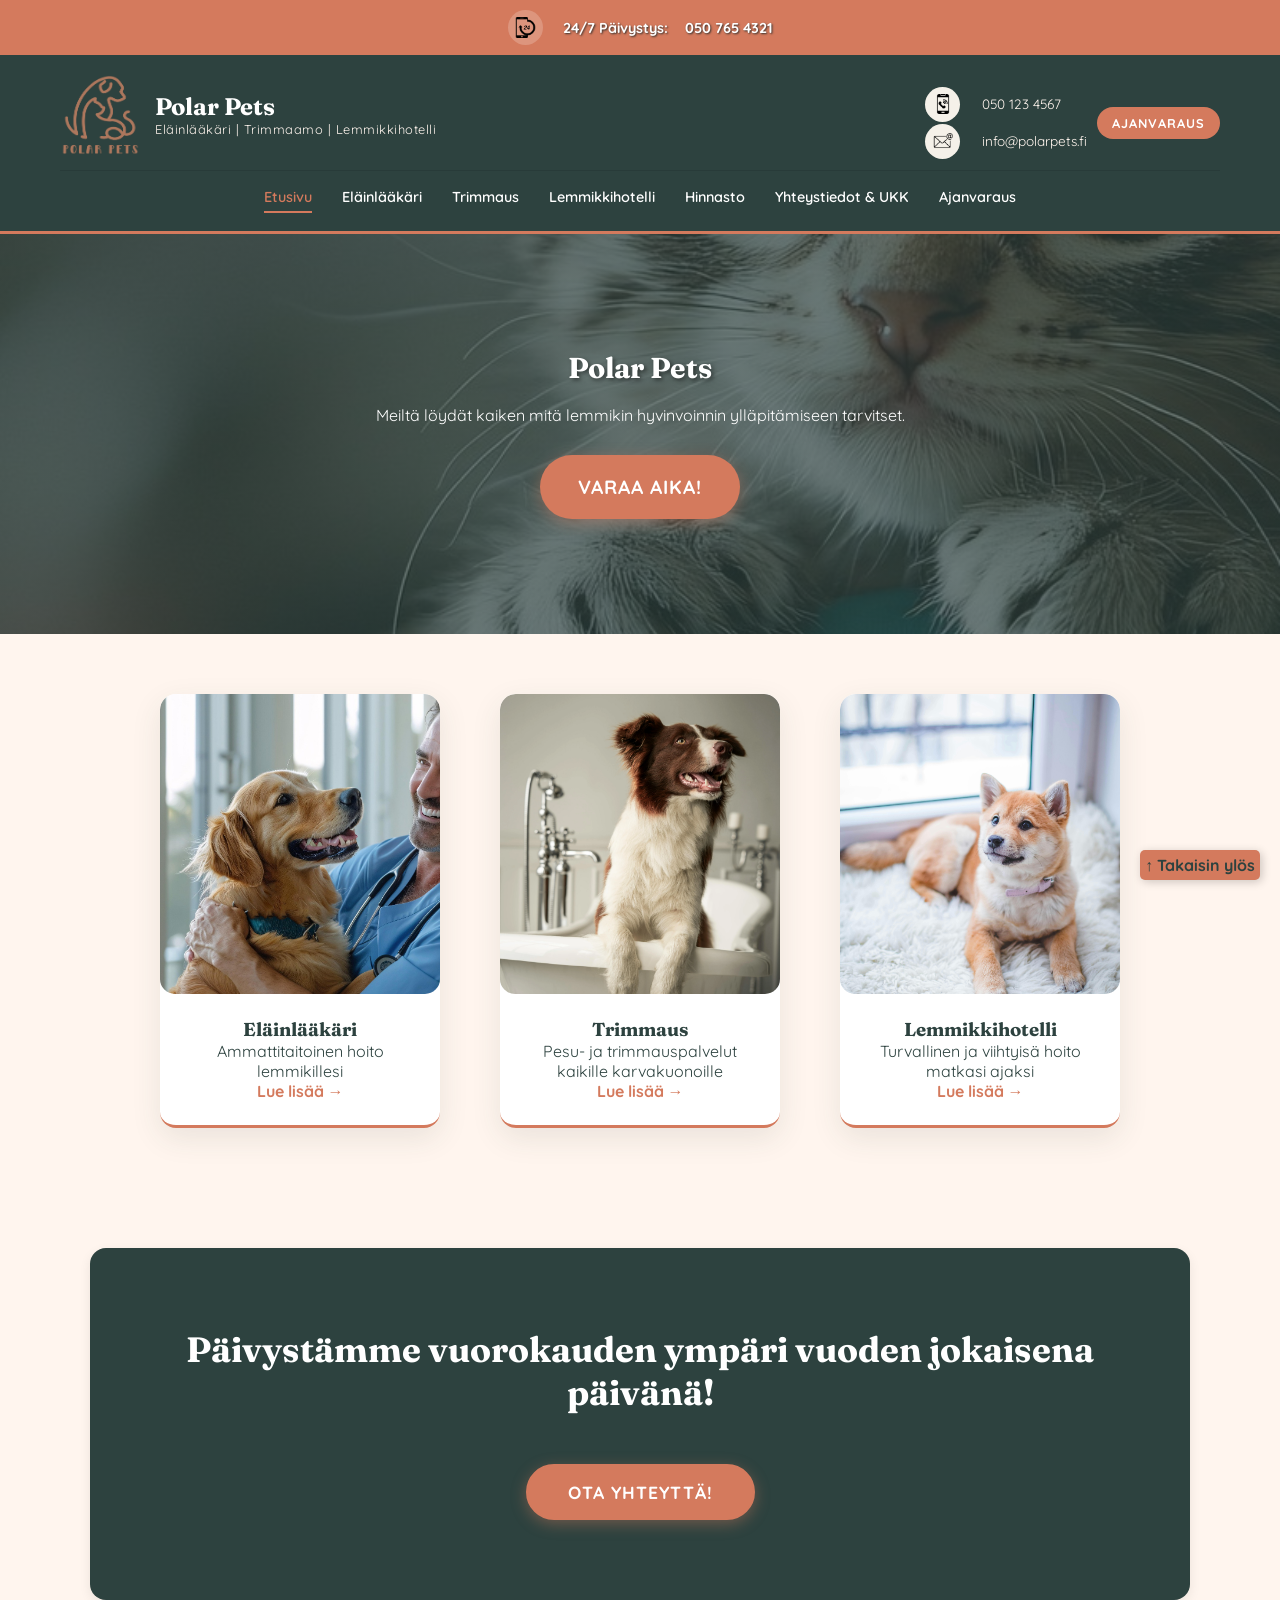
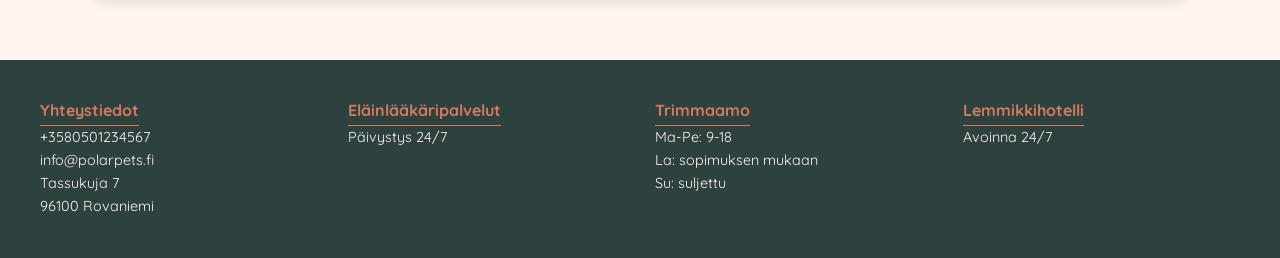
<file: index.html>
<!DOCTYPE html>
<html lang="fi">
<head>
    <meta charset="UTF-8">
    <meta name="viewport" content="width=device-width, initial-scale=1.0">
    <title>Polar Pets - Etusivu</title>
    <link rel="icon" type="image/png" href="favicon-96x96.png" sizes="96x96" />
    <link rel="icon" type="image/svg+xml" href="favicon.svg" />
    <link rel="shortcut icon" href="favicon.ico" />
    <link rel="apple-touch-icon" sizes="180x180" href="apple-touch-icon.png" />
    <link rel="manifest" href="site.webmanifest" />
    <link rel="stylesheet" href="css/styles.css">
    <meta name="description" content="Kokonaisvaltaista lemmikin hyvinvointia, meillä keskiössä
    on lemmikit.">
</head>
<body>
    <div class="top-bar">
        <div class="top-bar-content">
            <span class="emergency-icon"><img src="images/puhelin247.png" height="30" alt="Puhelin 24/7 ikoni"></span>
            <strong>24/7 Päivystys:</strong> 
            <a href="tel:+358507654321" class="emergency-phone">050 765 4321</a>
        </div>
    </div>
    <header>
        <div class="header-container">
            <div class="logo-area">
                <img src="images/logo.png" width="80" height="80" alt="Polar Pets logo">
                <div class="brand-text">
                    <h1>Polar Pets</h1>
                    <p>Eläinlääkäri | Trimmaamo | Lemmikkihotelli</p>
                </div>
            </div>

            <div class="header-top-right">
                <div class="header-contact-info">
                    <div class="header-contact-row">
                        <span class="header-icon"><img src="images/puhelin.png" height="20" width="20" alt="Yhteydenotto puhelin ikoni"></span>
                        <a href="tel:+358501234567">050 123 4567</a>
                    </div>
                    <div class="header-contact-row">
                        <span><img src="images/email.png" height="20" width="25" alt="Yhteydenotto sähköposti ikoni"></span>
                        <a href="mailto:info@polarpets.fi">info@polarpets.fi</a>
                    </div>
                </div>
                
                <a href="ajanvaraus.html" class="nav-button">Ajanvaraus</a>
            </div>
            <nav>
                <ul>
                    <li><a href="index.html" class="active">Etusivu</a></li>
                    <li><a href="elainlaakari.html">Eläinlääkäri</a></li>
                    <li><a href="trimmaus.html">Trimmaus</a></li>
                    <li><a href="hoitola.html">Lemmikkihotelli</a></li>
                    <li><a href="hinnasto.html">Hinnasto</a></li>
                    <li><a href="yhteystiedot.html">Yhteystiedot & UKK</a></li>
                    <li><a href="ajanvaraus.html">Ajanvaraus</a></li>
                </ul>  
            </nav>

            <button class="menu-toggle" aria-label="Avaa valikko">
                <span></span>
                <span></span>
                <span></span>
            </button>
        </div> 
    </header>
     
    <main>
        <section class="hero">
            <h2>Polar Pets</h2>
            <p>Meiltä löydät kaiken mitä lemmikin hyvinvoinnin ylläpitämiseen
                tarvitset.
            </p>
            <a href="ajanvaraus.html" class="cta-button">Varaa aika!</a>
        </section>

        <section class="services">
            <article class="service-card">
            <img src="images/card-elainlaakari.jpg" alt="koira eläinlääkärissä" class="card-img">
                <div class="card-content">
                    <h3>Eläinlääkäri</h3>
                    <p>Ammattitaitoinen hoito lemmikillesi</p>
                    <a href="elainlaakari.html" class="card-link">Lue lisää &rarr;</a>
                </div>
            </article>
            <article class="service-card">
            <img src="images/card-trimmaamo.webp" alt="koira pesuammeessa" class="card-img">
                <div class="card-content">
                    <h3>Trimmaus</h3>
                    <p>Pesu- ja trimmauspalvelut kaikille karvakuonoille</p>
                    <a href="trimmaus.html" class="card-link">Lue lisää &rarr;</a>
                </div>
            </article>
            <article class="service-card">
            <img src="images/card-hotelli.jpg" alt="koira makaa pehmeällä alustalla" class="card-img">
                <div class="card-content">
                    <h3>Lemmikkihotelli</h3>
                    <p>Turvallinen ja viihtyisä hoito matkasi ajaksi</p>
                    <a href="hoitola.html" class="card-link">Lue lisää &rarr;</a>
                </div>    
            </article>
        </section>
        

        <section class="emergency">
            <h2>Päivystämme vuorokauden ympäri vuoden jokaisena päivänä!</h2>
            <a href="yhteystiedot.html" class="cta-button secondary">Ota yhteyttä!</a>
        </section>
    </main>

    <a href="#" class="back-to-top">↑ Takaisin ylös</a>
    
    <footer>
        <div class="footer-container">
            <div class="footer-column">
                <h4>Yhteystiedot</h4>
                <p>+3580501234567<br>
                info@polarpets.fi<br>
                Tassukuja 7<br>
                96100 Rovaniemi</p>
            </div>
            <div class="footer-column">
                <h4>Eläinlääkäripalvelut</h4>
                <p>Päivystys 24/7</p>
            </div>
            <div class="footer-column">
                <h4>Trimmaamo</h4>
                <p>Ma-Pe: 9-18<br>
                La: sopimuksen mukaan<br>
                Su: suljettu</p>
            </div>
            <div class="footer-column">
                <h4>Lemmikkihotelli</h4>
                <p>Avoinna 24/7</p>
            </div>
        </div>
    </footer>

     <script>
        document.addEventListener('DOMContentLoaded', () => {
            const menuToggle = document.querySelector('.menu-toggle');
            const navMenu = document.querySelector('nav');

            if (menuToggle && navMenu) {
                menuToggle.addEventListener('click', () => {
                    navMenu.classList.toggle('active');
                    menuToggle.classList.toggle('is-active');
                });
            }
        });
    </script>
</body>
</html>
</file>
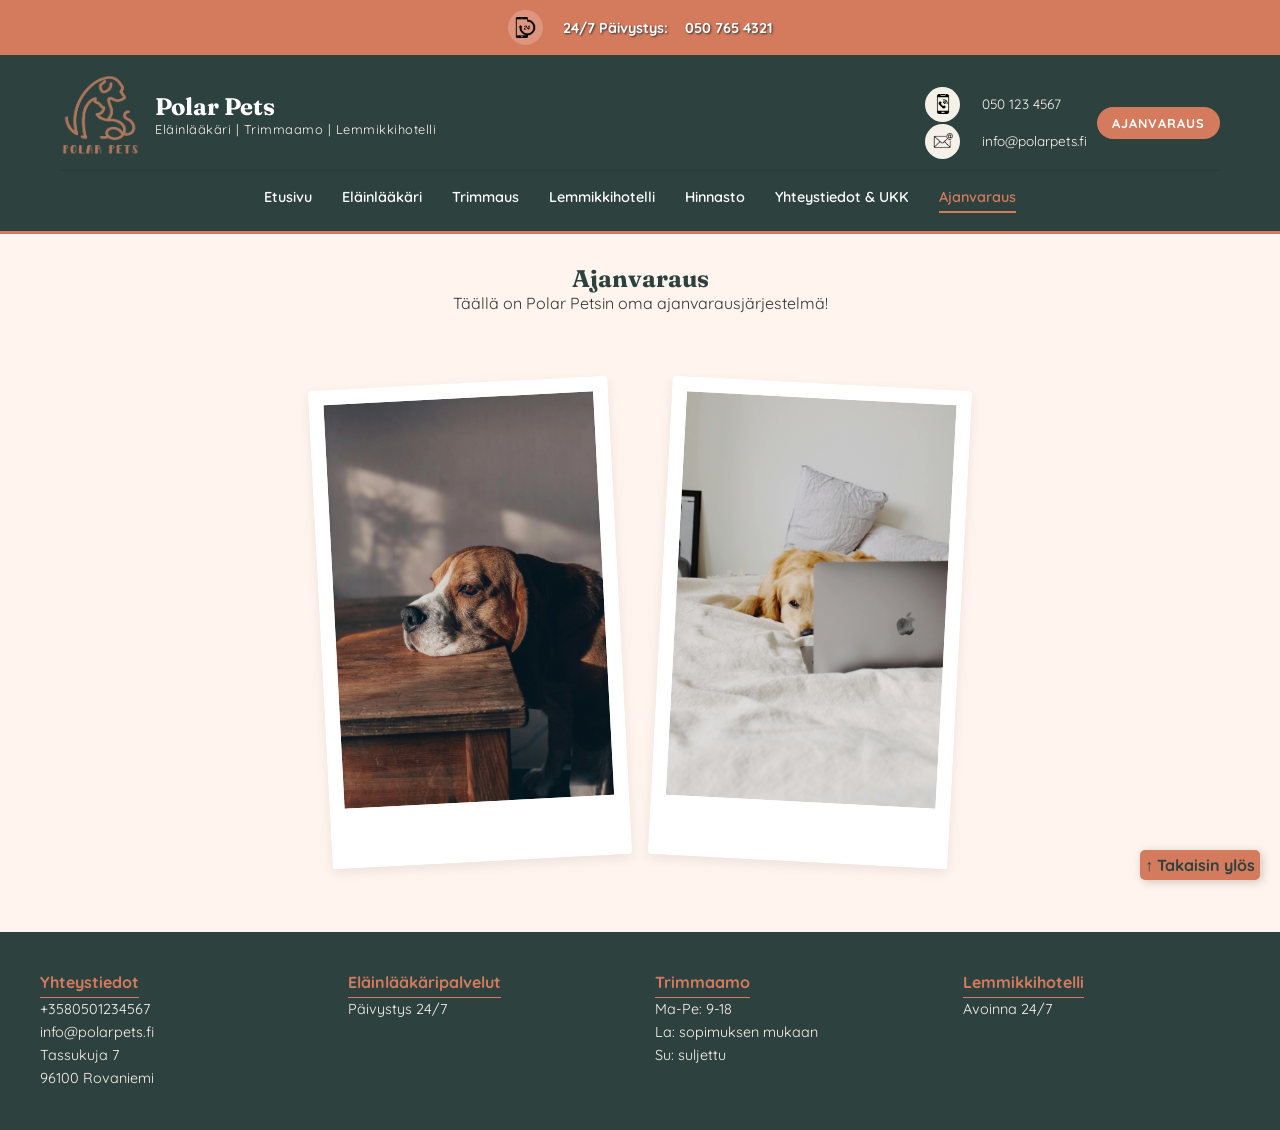
<file: ajanvaraus.html>
<!DOCTYPE html>
<html lang="en">
<head>
    <meta charset="UTF-8">
    <meta name="viewport" content="width=device-width, initial-scale=1.0">
    <title>Polar Pets - Eläinlääkäri</title>
    <link rel="icon" type="image/png" href="favicon-96x96.png" sizes="96x96" />
    <link rel="icon" type="image/svg+xml" href="favicon.svg" />
    <link rel="shortcut icon" href="favicon.ico" />
    <link rel="apple-touch-icon" sizes="180x180" href="apple-touch-icon.png" />
    <link rel="manifest" href="site.webmanifest" />
    <link rel="stylesheet" href="css/styles.css">

    <script>
        document.addEventListener('DOMContentLoaded', () => {
            const menuToggle = document.querySelector('.menu-toggle');
            const navMenu = document.querySelector('nav');

            if (menuToggle && navMenu) {
                menuToggle.addEventListener('click', () => {
                    navMenu.classList.toggle('active');
                    menuToggle.classList.toggle('is-active');
                });
            }
        });
    </script>
</head>
<body>
    <div class="top-bar">
        <div class="top-bar-content">
            <span class="emergency-icon"><img src="images/puhelin247.png" height="30" alt="Puhelin 24/7 ikoni"></span>
            <strong>24/7 Päivystys:</strong> 
            <a href="tel:+358507654321" class="emergency-phone">050 765 4321</a>
        </div>
    </div>
    <header>
        <div class="header-container">
            <div class="logo-area">
                <img src="images/logo.png" width="80" height="80" alt="Polar Pets logo">
                <div class="brand-text">
                    <h1>Polar Pets</h1>
                    <p>Eläinlääkäri | Trimmaamo | Lemmikkihotelli</p>
                </div>
            </div>

            <div class="header-top-right">
                <div class="header-contact-info">
                    <div class="header-contact-row">
                        <span class="header-icon"><img src="images/puhelin.png" height="20" width="20" alt="Yhteydenotto puhelin ikoni"></span>
                        <a href="tel:+358501234567">050 123 4567</a>
                    </div>
                    <div class="header-contact-row">
                        <span><img src="images/email.png" height="20" width="25" alt="Yhteydenotto sähköposti ikoni"></span>
                        <a href="mailto:info@polarpets.fi">info@polarpets.fi</a>
                    </div>
                </div>
                
                <a href="ajanvaraus.html" class="nav-button">Ajanvaraus</a>
            </div>
        
            <nav>
                <ul>
                    <li><a href="index.html">Etusivu</a></li>
                    <li><a href="elainlaakari.html">Eläinlääkäri</a></li>
                    <li><a href="trimmaus.html">Trimmaus</a></li>
                    <li><a href="hoitola.html">Lemmikkihotelli</a></li>
                    <li><a href="hinnasto.html">Hinnasto</a></li>
                    <li><a href="yhteystiedot.html">Yhteystiedot & UKK</a></li>
                    <li><a href="ajanvaraus.html" class="active">Ajanvaraus</a></li>
                </ul>  
            </nav>
             
            <button class="menu-toggle" aria-label="Avaa valikko">
                <span></span>
                <span></span>
                <span></span>
            </button>
        </div> 
    </header>
   <main>
        <section class="header-container">
            <div class="container">
                <h2>Ajanvaraus</h2>
                <p>Täällä on Polar Petsin oma ajanvarausjärjestelmä!</p>
            
                <div class="image-gallery">
                    <img src="images/ajanvaraus-koira.webp" alt="koira lepuuttaa päätä pöydällä, kuvituskuva" class="content-img">
                    <img src="images/ajanvaraus-koira-tietokone.jpg" alt="koira makaa sängyllä tietokone edessä, kuvituskuva" class="content-img">
                </div> 
            </div>  
        </section>
    </main>

    <a href="#" class="back-to-top">↑ Takaisin ylös</a>
    
    <footer>
        <div class="footer-container">
            <div class="footer-column">
                <h4>Yhteystiedot</h4>
                <p>+3580501234567<br>
                info@polarpets.fi<br>
                Tassukuja 7<br>
                96100 Rovaniemi</p>
            </div>
            <div class="footer-column">
                <h4>Eläinlääkäripalvelut</h4>
                <p>Päivystys 24/7</p>
            </div>
            <div class="footer-column">
                <h4>Trimmaamo</h4>
                <p>Ma-Pe: 9-18<br>
                La: sopimuksen mukaan<br>
                Su: suljettu</p>
            </div>
            <div class="footer-column">
                <h4>Lemmikkihotelli</h4>
                <p>Avoinna 24/7</p>
            </div>
        </div>
    </footer>
</body>
</html>
</file>
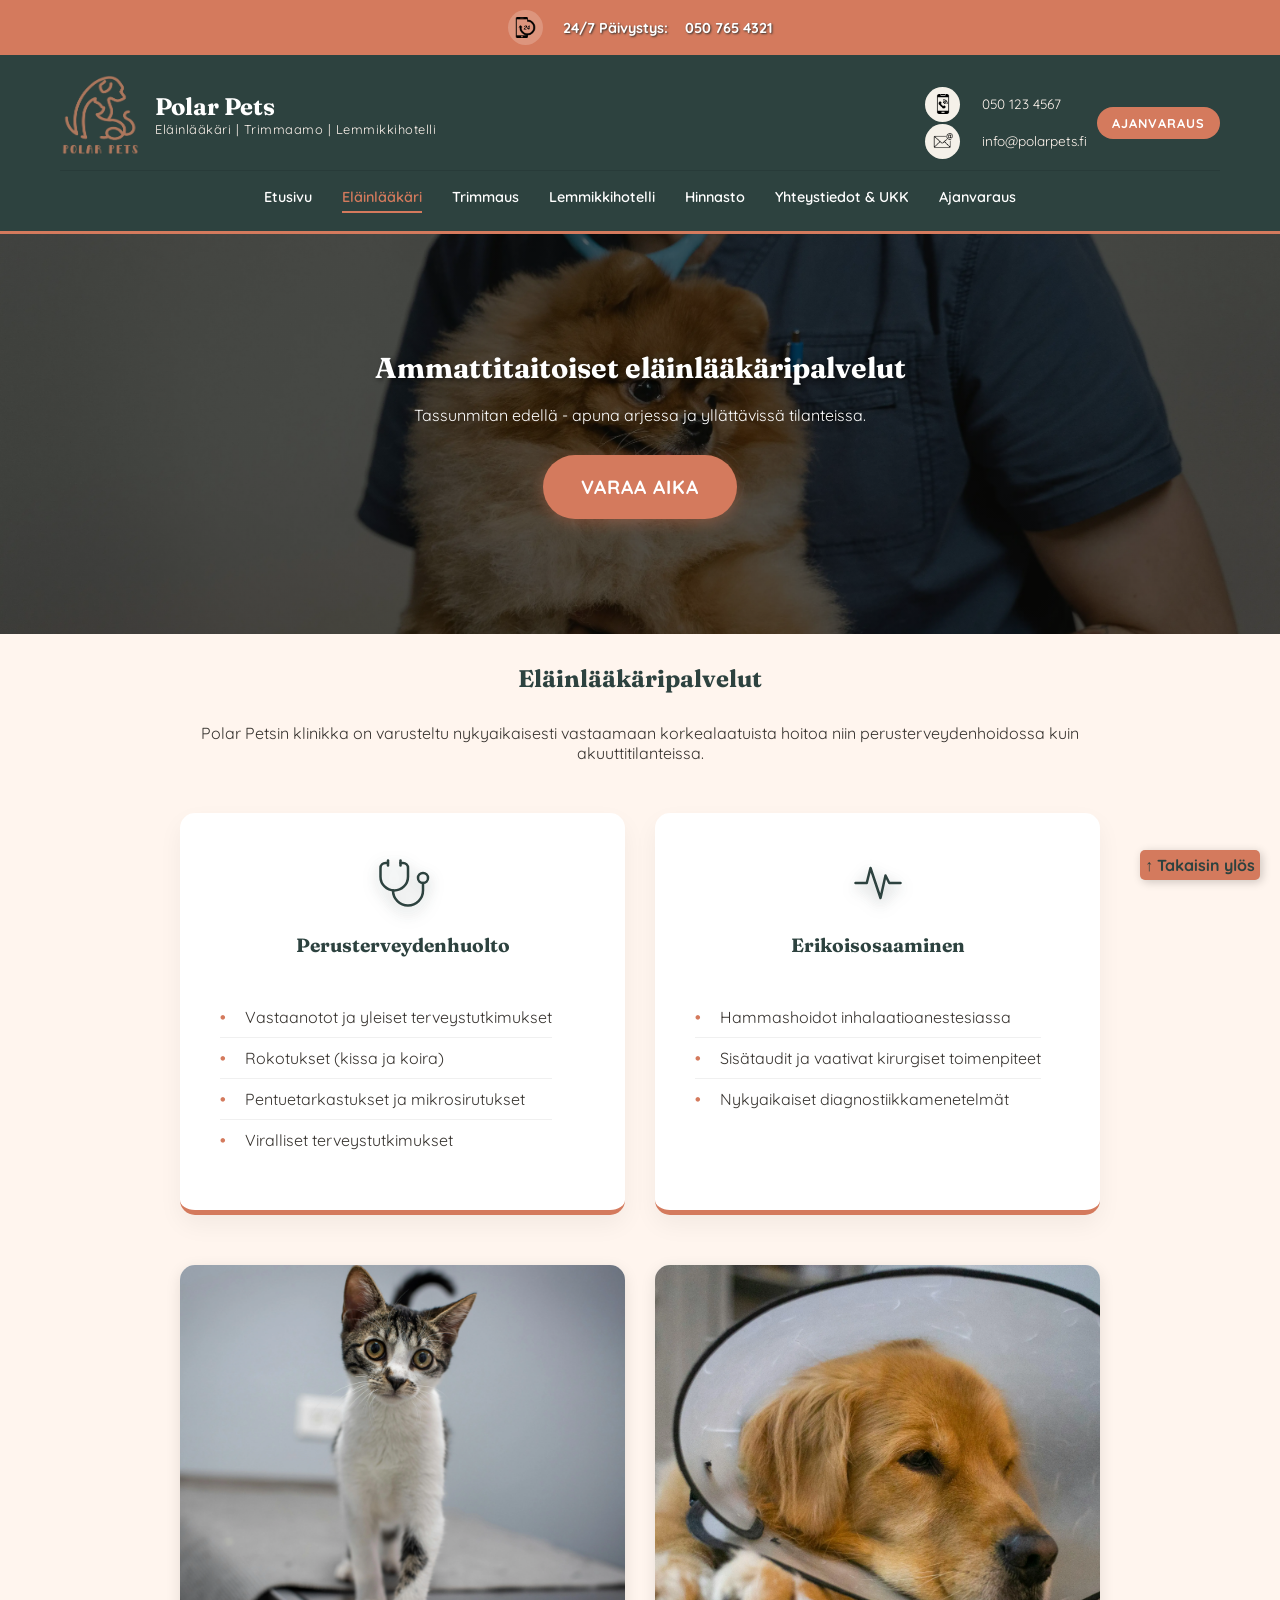
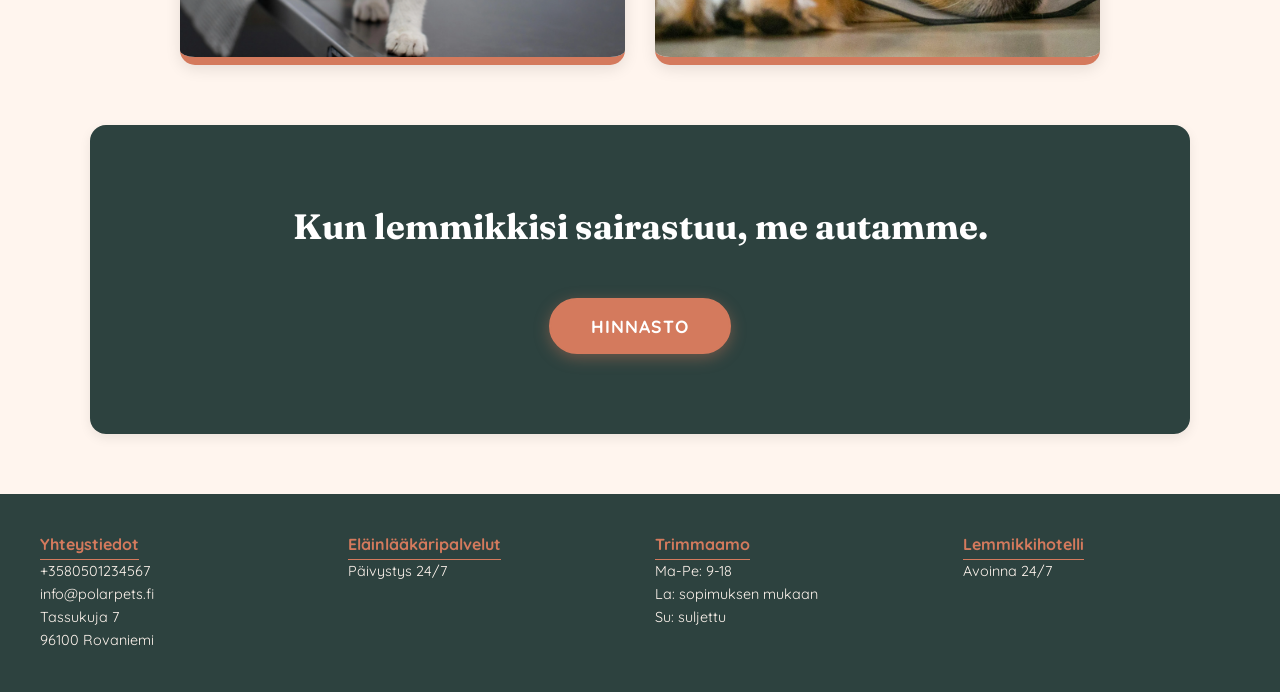
<file: elainlaakari.html>
<!DOCTYPE html>
<html lang="en">
<head>
    <meta charset="UTF-8">
    <meta name="viewport" content="width=device-width, initial-scale=1.0">
    <title>Polar Pets - Eläinlääkäri</title>
    <link rel="icon" type="image/png" href="favicon-96x96.png" sizes="96x96" />
    <link rel="icon" type="image/svg+xml" href="favicon.svg" />
    <link rel="shortcut icon" href="favicon.ico" />
    <link rel="apple-touch-icon" sizes="180x180" href="apple-touch-icon.png" />
    <link rel="manifest" href="site.webmanifest" />
    <link rel="stylesheet" href="css/styles.css">
    <meta name="description" content="Nykyaikaiset ja hyvin varusteltu eläinlääkäri korkealaatuiseen hoitoon.">
</head>
<body>
    <div class="top-bar">
        <div class="top-bar-content">
            <span class="emergency-icon"><img src="images/puhelin247.png" height="30" alt="Puhelin 24/7 ikoni"></span>
            <strong>24/7 Päivystys:</strong> 
            <a href="tel:+358507654321" class="emergency-phone">050 765 4321</a>
        </div>
    </div>
    <header>
        <div class="header-container">
            <div class="logo-area">
                <img src="images/logo.png" width="80" height="80" alt="Polar Pets logo">
                <div class="brand-text">
                    <h1>Polar Pets</h1>
                    <p>Eläinlääkäri | Trimmaamo | Lemmikkihotelli</p>
                </div>
            </div>

            <div class="header-top-right">
                <div class="header-contact-info">
                    <div class="header-contact-row">
                        <span class="header-icon"><img src="images/puhelin.png" height="20" width="20" alt="Yhteydenotto puhelin ikoni"></span>
                        <a href="tel:+358501234567">050 123 4567</a>
                    </div>
                    <div class="header-contact-row">
                        <span><img src="images/email.png" height="20" width="25" alt="Yhteydenotto sähköposti ikoni"></span>
                        <a href="mailto:info@polarpets.fi">info@polarpets.fi</a>
                    </div>
                </div>
                
                <a href="ajanvaraus.html" class="nav-button">Ajanvaraus</a>
            </div>
            <nav>
                <ul>
                    <li><a href="index.html">Etusivu</a></li>
                    <li><a href="elainlaakari.html" class="active">Eläinlääkäri</a></li>
                    <li><a href="trimmaus.html">Trimmaus</a></li>
                    <li><a href="hoitola.html">Lemmikkihotelli</a></li>
                    <li><a href="hinnasto.html">Hinnasto</a></li>
                    <li><a href="yhteystiedot.html">Yhteystiedot & UKK</a></li>
                    <li><a href="ajanvaraus.html">Ajanvaraus</a></li>
                </ul>  
            </nav>

            <button class="menu-toggle" aria-label="Avaa valikko">
                <span></span>
                <span></span>
                <span></span>
            </button>
        </div> 
    </header>

   <main>
        <section class="hero elainlaakari-hero">
            <div class="hero-content">
                <h2>Ammattitaitoiset eläin&shy;lääkäripalvelut</h2>
                <p>Tassunmitan edellä - apuna arjessa ja yllättävissä tilanteissa.</p>
                <a href="ajanvaraus.html" class="cta-button">Varaa aika</a>
            </div>    
        </section>
        <section class="services-intro">
            <div class="container">
                <h2>Eläinlääkäripalvelut</h2>
                <p>Polar Petsin klinikka on varusteltu nykyaikaisesti vastaamaan korkealaatuista hoitoa niin perusterveydenhoidossa kuin akuuttitilanteissa.</p>
                <div class="service-details-grid">
                    <div class="detail-card">
                        <div class="card-icon">
                            <img src="images/stethoscope.svg" alt="stetoskooppi" class="card-icon">
                        </div>
                        <h3>Perusterveydenhuolto</h3>
                        <ul>
                            <li>Vastaanotot ja yleiset terveystutkimukset</li>
                            <li>Rokotukset (kissa ja koira)</li>
                            <li>Pentuetarkastukset ja mikrosirutukset</li>
                            <li>Viralliset terveystutkimukset</li>
                        </ul>
                    </div>

                    <div class="detail-card">
                        <div class="card-icon">
                            <img src="images/activity-heartbeat.svg" alt="sydankayra" class="card-icon">
                        </div>
                        <h3>Erikoisosaaminen</h3>
                        <ul>
                            <li>Hammashoidot inhalaatioanestesiassa</li>
                            <li>Sisätaudit ja vaativat kirurgiset toimenpiteet</li>
                            <li>Nykyaikaiset diagnostiikkamenetelmät</li>
                        </ul>
                    </div>
                </div>
                
            </div> 
        </section>
        <section class="kuvakortit-section">
            <div class="container">
                <div class="kuvakortti-wrapper">
                    <div class="kuvakortti">
                        <img src="images/kissa-card.webp" alt="Kuvaus 1">
                    </div>
                    <div class="kuvakortti">
                        <img src="images/koira-card.webp" alt="Kuvaus 2">
                    </div>
                </div>
            </div>
        </section>

        
        <section class="emergency">
            <h2>Kun lemmikkisi sairastuu, me autamme.</h2>
            <a href="hinnasto.html" class="cta-button secondary">Hinnasto</a>
        </section>
    </main>

    <a href="#" class="back-to-top">↑ Takaisin ylös</a>
    
    <footer>
        <div class="footer-container">
            <div class="footer-column">
                <h4>Yhteystiedot</h4>
                <p>+3580501234567<br>
                info@polarpets.fi<br>
                Tassukuja 7<br>
                96100 Rovaniemi</p>
            </div>
            <div class="footer-column">
                <h4>Eläinlääkäripalvelut</h4>
                <p>Päivystys 24/7</p>
            </div>
            <div class="footer-column">
                <h4>Trimmaamo</h4>
                <p>Ma-Pe: 9-18<br>
                La: sopimuksen mukaan<br>
                Su: suljettu</p>
            </div>
            <div class="footer-column">
                <h4>Lemmikkihotelli</h4>
                <p>Avoinna 24/7</p>
            </div>
        </div>
    </footer>
    <script>
        document.addEventListener('DOMContentLoaded', () => {
            const menuToggle = document.querySelector('.menu-toggle');
            const navMenu = document.querySelector('nav');

            if (menuToggle && navMenu) {
                menuToggle.addEventListener('click', () => {
                    navMenu.classList.toggle('active');
                    menuToggle.classList.toggle('is-active');
                });
            }
        });
    </script>
</body>
</html>
</file>
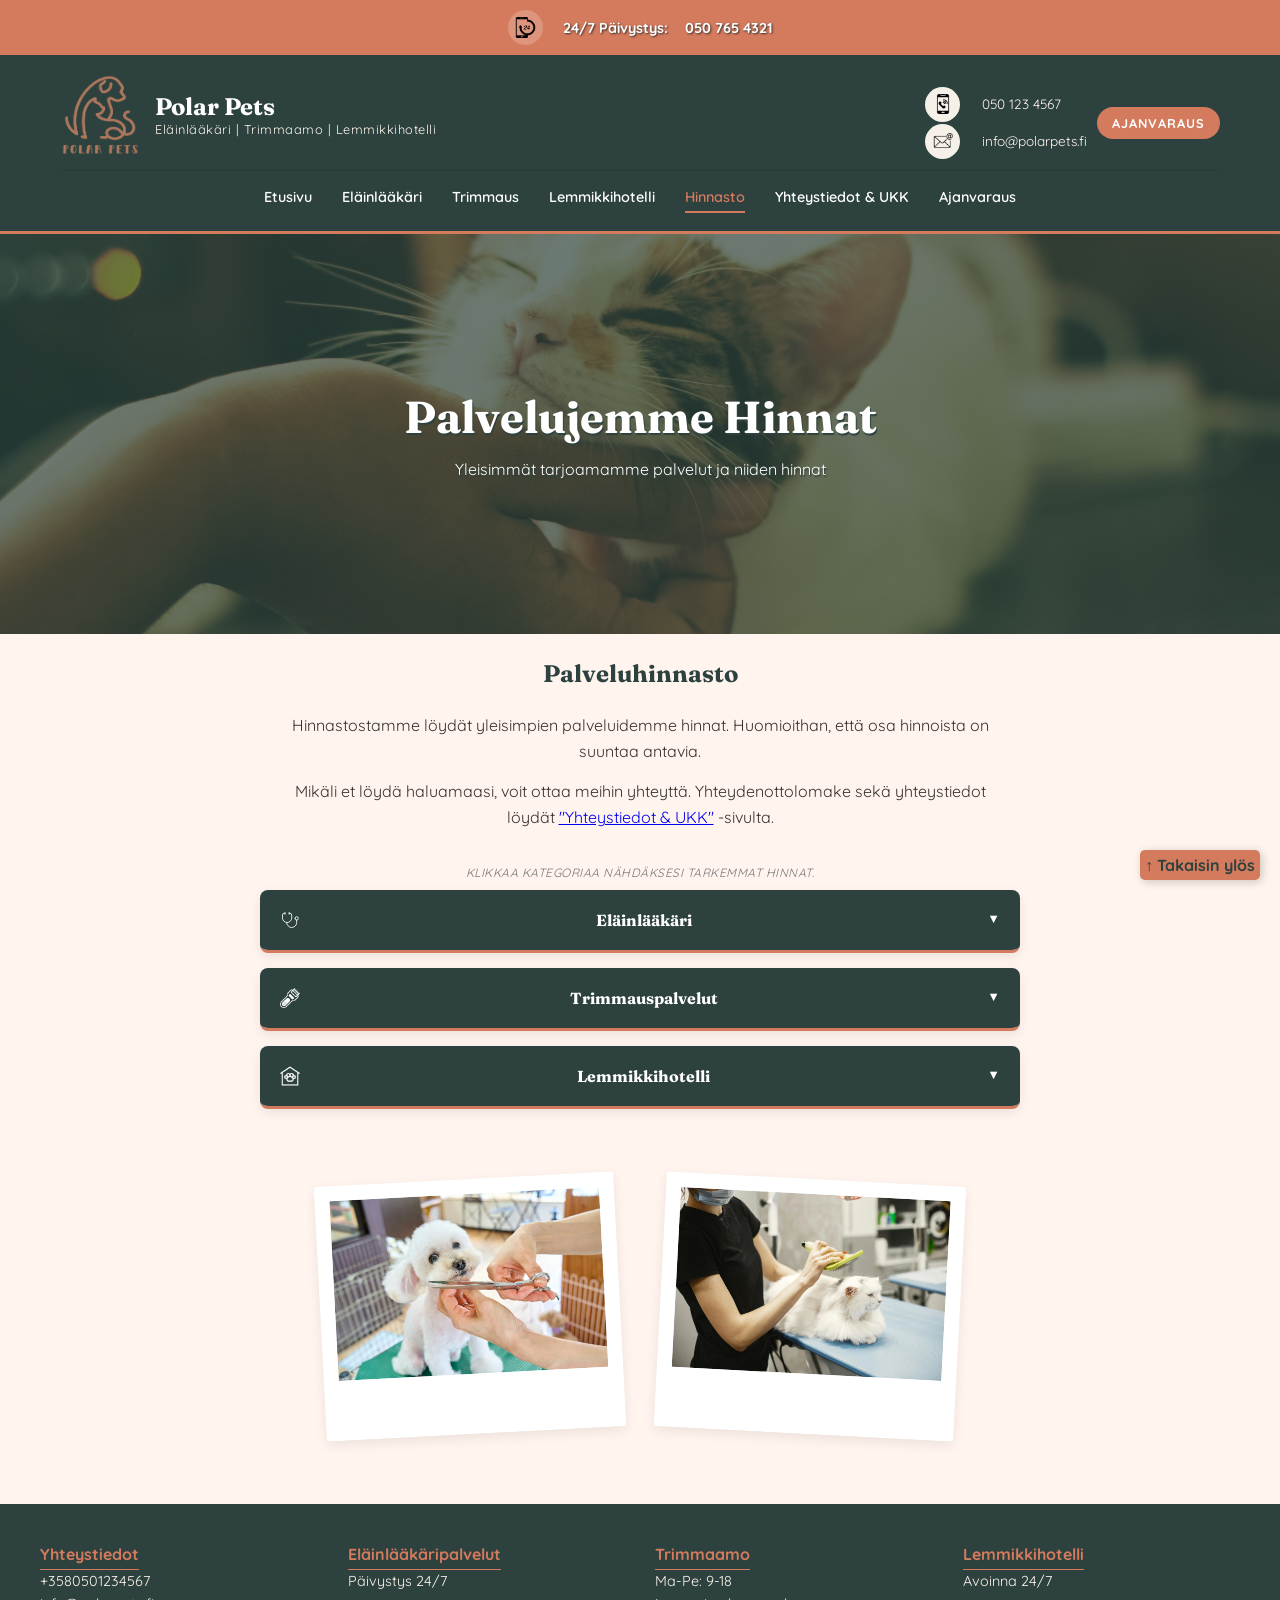
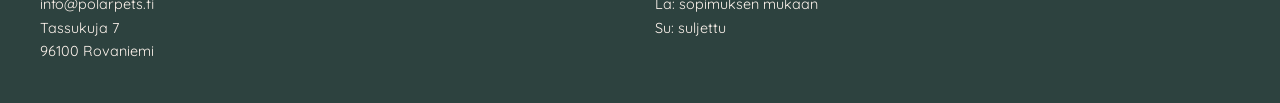
<file: hinnasto.html>
<!DOCTYPE html>
<html lang="fi">
<head>
    <meta charset="UTF-8">
    <meta name="viewport" content="width=device-width, initial-scale=1.0">
    <title>Polar Pets - Hinnasto</title>
    <link rel="icon" type="image/png" href="favicon-96x96.png" sizes="96x96" />
    <link rel="icon" type="image/svg+xml" href="favicon.svg" />
    <link rel="shortcut icon" href="favicon.ico" />
    <link rel="apple-touch-icon" sizes="180x180" href="apple-touch-icon.png" />
    <link rel="manifest" href="site.webmanifest" />
    <link rel="stylesheet" href="css/styles.css">
    <link rel="stylesheet" href="css/hinnasto.css">
    <meta name="description" content="Polar Pets - Hinnasto">
</head>
<body>
    <div class="top-bar">
        <div class="top-bar-content">
            <span class="emergency-icon"><img src="images/puhelin247.png" height="30" alt="Puhelin 24/7 ikoni"></span>
            <strong>24/7 Päivystys:</strong> 
            <a href="tel:+358507654321" class="emergency-phone">050 765 4321</a>
        </div>
    </div>
    <header>
        <div class="header-container">
            <div class="logo-area">
                <img src="images/logo.png" width="80" height="80" alt="Polar Pets logo">
                <div class="brand-text">
                    <h1>Polar Pets</h1>
                    <p>Eläinlääkäri | Trimmaamo | Lemmikkihotelli</p>
                </div>
            </div>

            <div class="header-top-right">
                <div class="header-contact-info">
                    <div class="header-contact-row">
                        <span class="header-icon"><img src="images/puhelin.png" height="20" width="20" alt="Yhteydenotto puhelin ikoni"></span>
                        <a href="tel:+358501234567">050 123 4567</a>
                    </div>
                    <div class="header-contact-row">
                        <span><img src="images/email.png" height="20" width="25" alt="Yhteydenotto sähköposti ikoni"></span>
                        <a href="mailto:info@polarpets.fi">info@polarpets.fi</a>
                    </div>
                </div>
                
                <a href="ajanvaraus.html" class="nav-button">Ajanvaraus</a>
            </div>
        
            <nav>
                <ul>
                    <li><a href="index.html">Etusivu</a></li>
                    <li><a href="elainlaakari.html">Eläinlääkäri</a></li>
                    <li><a href="trimmaus.html">Trimmaus</a></li>
                    <li><a href="hoitola.html">Lemmikkihotelli</a></li>
                    <li><a href="hinnasto.html" class="active">Hinnasto</a></li>
                    <li><a href="yhteystiedot.html">Yhteystiedot & UKK</a></li>
                    <li><a href="ajanvaraus.html">Ajanvaraus</a></li>
                </ul>  
            </nav>

            <button class="menu-toggle" aria-label="Avaa valikko">
                <span></span>
                <span></span>
                <span></span>
            </button>
        </div> 
    </header>
     
    <main>
        <section class="content-intro">
            <h2>Palvelujemme Hinnat</h2>
            <p>Yleisimmät tarjoamamme palvelut ja niiden hinnat</p>
        </section>

        <section class="content-info">
            <h2>Palveluhinnasto</h2>
            <p>Hinnastostamme löydät yleisimpien palveluidemme hinnat. Huomioithan, että osa hinnoista on suuntaa antavia.</p>
            <p>Mikäli et löydä haluamaasi, voit ottaa meihin yhteyttä. Yhteydenottolomake sekä yhteystiedot löydät <a href="yhteystiedot.html">"Yhteystiedot & UKK"</a> -sivulta.</p>
        </section>

        <section class="prices-accordion-container">
            <p class="accordion-instruction">Klikkaa kategoriaa nähdäksesi tarkemmat hinnat.</p>

        <details class="price-category">
            <summary><img src="images/stethoscope.svg" height="20" width="20" alt="Eläinlääkärin ikoni">Eläinlääkäri</summary>
            <div class="price-list">
                <div class="price-row"><span>Peruskäynti ja neuvonta</span> <span>60€</span></div>
                <div class="price-row"><span>Rokotukset</span> <span>30€</span></div>
                <div class="price-row"><span>Mikrosiru ja asennus</span> <span>20€</span></div>
                <div class="price-row"><span>Hammashoito (alkaen)</span> <span>50€</span></div>
                <div class="price-row"><span>Kirurgia (alkaen)</span> <span>80€</span></div>
            </div>
        </details>

        <details class="price-category">
            <summary><img src="images/trimmeri.png" height="20" width="20" alt="Trimmauspalvelun ikoni">Trimmauspalvelut</summary>
            <div class="price-list">
                <div class="price-row"><span>Koiran trimmaus (sis. pesu)</span> <span>40€</span></div>
                <div class="price-row"><span>Kynsien leikkaus</span> <span>15€</span></div>
                <div class="price-row"><span>Pelkkä pesu ja kuivaus</span> <span>25€</span></div>
            </div>
        </details>

        <details class="price-category">
            <summary><img src="images/lemmikkihotelli.png" height="20" width="20" alt="Lemmikkihotellin ikoni">Lemmikkihotelli</summary>
            <div class="price-list">
                <div class="price-row"><span>Vuorokausihoito (1 lemmikki)</span> <span>40€</span></div>
                <div class="price-row"><span>Viikonloppupaketti (Pe-Su)</span> <span>100€</span></div>
                <div class="price-row"><span>Lisälemmikki samassa häkissä</span> <span>+15€</span></div>
            </div>
        </details>
        </section>
            <div class="image-gallery">
                <img src="images/grooming1.webp" alt="Koiran trimmaus menossa" class="content-img">
                <img src="images/grooming2.webp" alt="Kissa hoidossa" class="content-img">
            </div>
    </main>

    <a href="#" class="back-to-top">↑ Takaisin ylös</a>
    
    <footer>
        <div class="footer-container">
            <div class="footer-column">
                <h4>Yhteystiedot</h4>
                <p>+3580501234567<br>
                info@polarpets.fi<br>
                Tassukuja 7<br>
                96100 Rovaniemi</p>
            </div>
            <div class="footer-column">
                <h4>Eläinlääkäripalvelut</h4>
                <p>Päivystys 24/7</p>
            </div>
            <div class="footer-column">
                <h4>Trimmaamo</h4>
                <p>Ma-Pe: 9-18<br>
                La: sopimuksen mukaan<br>
                Su: suljettu</p>
            </div>
            <div class="footer-column">
                <h4>Lemmikkihotelli</h4>
                <p>Avoinna 24/7</p>
            </div>
        </div>
    </footer>

    <script>
        document.addEventListener('DOMContentLoaded', () => {
            const menuToggle = document.querySelector('.menu-toggle');
            const navMenu = document.querySelector('nav');

            if (menuToggle && navMenu) {
                menuToggle.addEventListener('click', () => {
                    navMenu.classList.toggle('active');
                    menuToggle.classList.toggle('is-active');
                });
            }
        });
    </script>

</body>
</html>
</file>
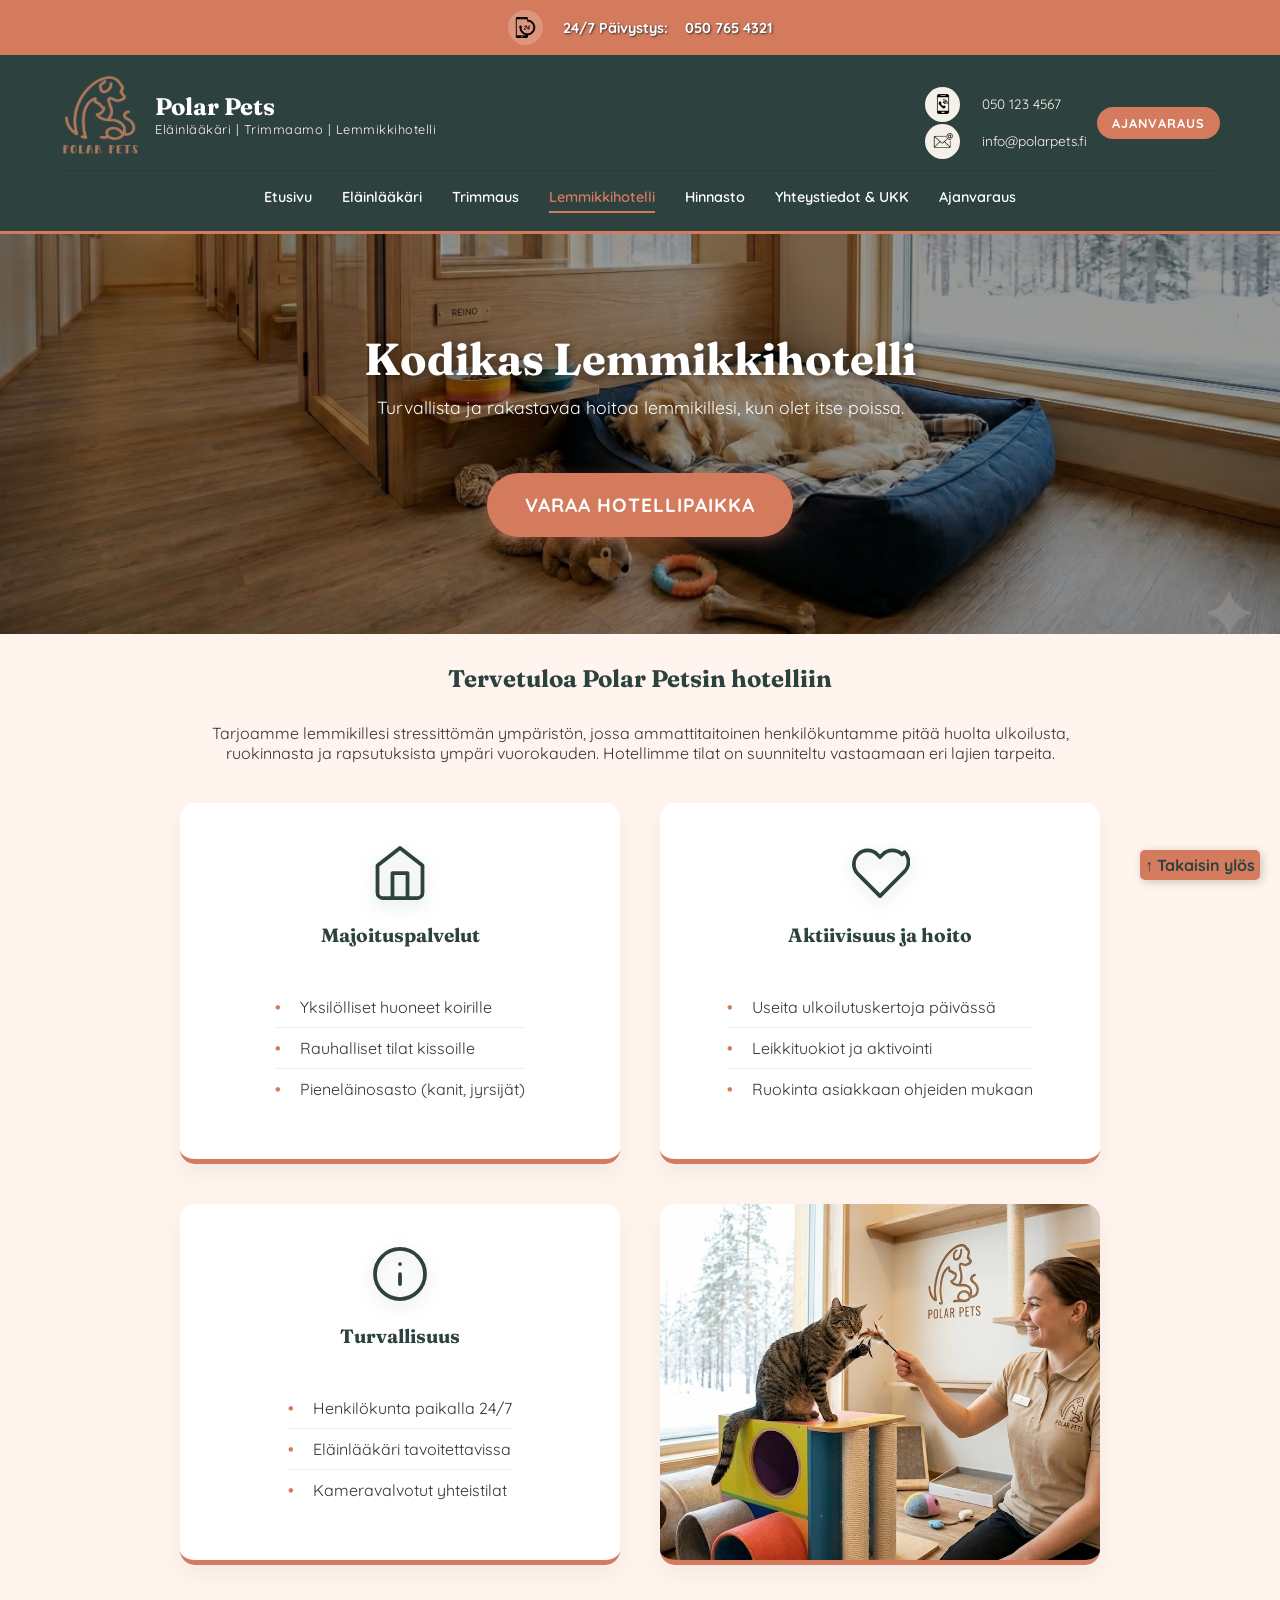
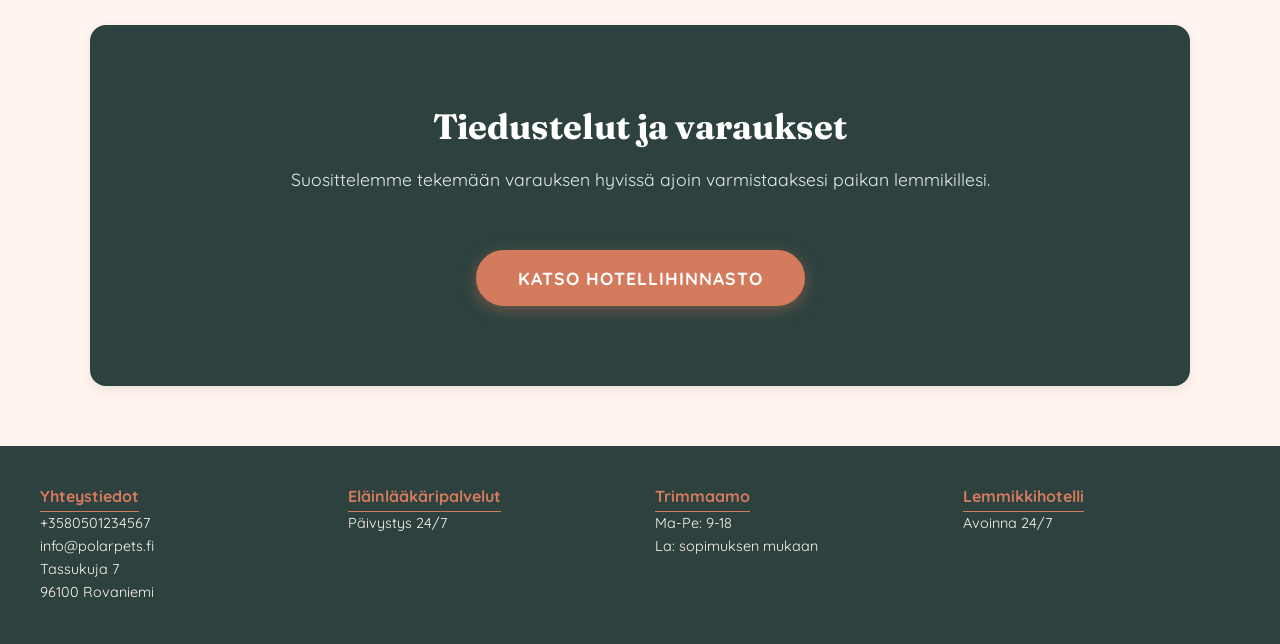
<file: hoitola.html>
<!DOCTYPE html>
<html lang="fi">
<head>
    <meta charset="UTF-8">
    <meta name="viewport" content="width=device-width, initial-scale=1.0">
    <title>Polar Pets - Lemmikkihotelli</title>
    <link rel="icon" type="image/png" href="favicon-96x96.png" sizes="96x96" />
    <link rel="icon" type="image/svg+xml" href="favicon.svg" />
    <link rel="shortcut icon" href="favicon.ico" />
    <link rel="apple-touch-icon" sizes="180x180" href="apple-touch-icon.png" />
    <link rel="manifest" href="site.webmanifest" />
    <link rel="stylesheet" href="css/styles.css">
    <meta name="description" content="Turvallinen ja kodikas lemmikkihotelli Rovaniemellä. Polar Pets tarjoaa laadukasta hoitoa lemmikillesi.">
</head>
<body>
    <div class="top-bar">
        <div class="top-bar-content">
            <span class="emergency-icon"><img src="images/puhelin247.png" height="30" alt="Puhelin 24/7 ikoni"></span>
            <strong>24/7 Päivystys:</strong> 
            <a href="tel:+358507654321" class="emergency-phone">050 765 4321</a>
        </div>
    </div>

    <header>
        <div class="header-container">
            <div class="logo-area">
                <img src="images/logo.png" width="80" height="80" alt="Polar Pets logo">
                <div class="brand-text">
                    <h1>Polar Pets</h1>
                    <p>Eläinlääkäri | Trimmaamo | Lemmikkihotelli</p>
                </div>
            </div>

            <div class="header-top-right">
                <div class="header-contact-info">
                    <div class="header-contact-row">
                        <span class="header-icon"><img src="images/puhelin.png" height="20" width="20" alt="Yhteydenotto puhelin ikoni"></span>
                        <a href="tel:+358501234567">050 123 4567</a>
                    </div>
                    <div class="header-contact-row">
                        <span><img src="images/email.png" height="20" width="25" alt="Yhteydenotto sähköposti ikoni"></span>
                        <a href="mailto:info@polarpets.fi">info@polarpets.fi</a>
                    </div>
                </div>
                <a href="ajanvaraus.html" class="nav-button">Ajanvaraus</a>
            </div>

            <nav>
                <ul>
                    <li><a href="index.html">Etusivu</a></li>
                    <li><a href="elainlaakari.html">Eläinlääkäri</a></li>
                    <li><a href="trimmaus.html">Trimmaus</a></li>
                    <li><a href="hoitola.html" class="active">Lemmikkihotelli</a></li>
                    <li><a href="hinnasto.html">Hinnasto</a></li>
                    <li><a href="yhteystiedot.html">Yhteystiedot & UKK</a></li>
                    <li><a href="ajanvaraus.html">Ajanvaraus</a></li>
                </ul>  
            </nav>

            <button class="menu-toggle" aria-label="Avaa valikko">
                <span></span>
                <span></span>
                <span></span>
            </button>
        </div> 
    </header>

    <main>
        <section class="hero" style="background-image: linear-gradient(rgba(0, 0, 0, 0.4), rgba(0, 0, 0, 0.4)), url('images/hotelli1.webp'); background-size: cover; background-position: 0% 90%; min-height: 400px; display: flex; flex-direction: column; justify-content: center; align-items: center; text-align: center; color: white; padding: 20px;">
            <h2 style="color: white; text-shadow: 2px 2px 10px rgba(0,0,0,0.5); font-size: 2.8rem; margin-bottom: 10px;">Kodikas Lemmikkihotelli</h2>
            <p style="font-size: 1.1rem; max-width: 750px; margin-bottom: 25px;">Turvallista ja rakastavaa hoitoa lemmikillesi, kun olet itse poissa.</p>
            <a href="ajanvaraus.html" class="cta-button">Varaa hotellipaikka</a>
        </section>

        <section class="services-intro">
            <div class="container">
                <h2>Tervetuloa Polar Petsin hotelliin</h2>
                <p>Tarjoamme lemmikillesi stressittömän ympäristön, jossa ammattitaitoinen henkilökuntamme pitää huolta ulkoilusta, ruokinnasta ja rapsutuksista ympäri vuorokauden. Hotellimme tilat on suunniteltu vastaamaan eri lajien tarpeita.</p>
                
                <div class="service-details-grid" style="margin-top: 40px; display: flex; flex-direction: column; gap: 40px; align-items: center;">
                    
                    <div style="display: flex; flex-wrap: wrap; gap: 40px; justify-content: center; width: 100%;">
                        <article class="detail-card" style="flex: 0 1 calc(50% - 20px); min-width: 320px; max-width: 480px; margin: 0; text-align: center; padding: 40px 30px;">
                            <div class="card-icon" style="margin: 0 auto 20px auto;">
                                <svg xmlns="http://www.w3.org/2000/svg" width="60" height="60" viewBox="0 0 24 24" fill="none" stroke="#2D423F" stroke-width="1.5" stroke-linecap="round" stroke-linejoin="round"><path d="M3 9l9-7 9 7v11a2 2 0 0 1-2 2H5a2 2 0 0 1-2-2z"/><polyline points="9 22 9 12 15 12 15 22"/></svg>
                            </div>
                            <h3>Majoituspalvelut</h3>
                            <ul style="text-align: left; display: inline-block;">
                                <li>Yksilölliset huoneet koirille</li>
                                <li>Rauhalliset tilat kissoille</li>
                                <li>Pieneläinosasto (kanit, jyrsijät)</li>
                            </ul>
                        </article>

                        <article class="detail-card" style="flex: 0 1 calc(50% - 20px); min-width: 320px; max-width: 480px; margin: 0; text-align: center; padding: 40px 30px;">
                            <div class="card-icon" style="margin: 0 auto 20px auto;">
                                <svg xmlns="http://www.w3.org/2000/svg" width="60" height="60" viewBox="0 0 24 24" fill="none" stroke="#2D423F" stroke-width="1.5" stroke-linecap="round" stroke-linejoin="round"><path d="M20.84 4.61a5.5 5.5 0 0 0-7.78 0L12 5.67l-1.06-1.06a5.5 5.5 0 0 0-7.78 7.78l1.06 1.06L12 21.23l8.72-8.72 1.06-1.06a5.5 5.5 0 0 0 0-7.78z"/></svg>
                            </div>
                            <h3>Aktiivisuus ja hoito</h3>
                            <ul style="text-align: left; display: inline-block;">
                                <li>Useita ulkoilutuskertoja päivässä</li>
                                <li>Leikkituokiot ja aktivointi</li>
                                <li>Ruokinta asiakkaan ohjeiden mukaan</li>
                            </ul>
                        </article>
                    </div>

                    <div style="display: flex; flex-wrap: wrap; gap: 40px; justify-content: center; align-items: stretch; width: 100%;">
                        <article class="detail-card" style="flex: 0 1 calc(50% - 20px); min-width: 320px; max-width: 480px; margin: 0; text-align: center; padding: 40px 30px;">
                            <div class="card-icon" style="margin: 0 auto 20px auto;">
                                <svg xmlns="http://www.w3.org/2000/svg" width="60" height="60" viewBox="0 0 24 24" fill="none" stroke="#2D423F" stroke-width="1.5" stroke-linecap="round" stroke-linejoin="round"><circle cx="12" cy="12" r="10"/><line x1="12" y1="16" x2="12" y2="12"/><line x1="12" y1="8" x2="12.01" y2="8"/></svg>
                            </div>
                            <h3>Turvallisuus</h3>
                            <ul style="text-align: left; display: inline-block;">
                                <li>Henkilökunta paikalla 24/7</li>
                                <li>Eläinlääkäri tavoitettavissa</li>
                                <li>Kameravalvotut yhteistilat</li>
                            </ul>
                        </article>

                        <article class="detail-card" style="flex: 0 1 calc(50% - 20px); min-width: 320px; max-width: 480px; margin: 0; padding: 0; overflow: hidden; display: flex; align-items: stretch;">
                            <img src="images/hotelli2.webp" alt="Lemmikin hoitoa hotellissa" class="content-img" style="width: 100%; height: 100%; object-fit: cover; margin: 0; border-radius: 0;">
                        </article>
                    </div>
                </div>
            </div>
        </section>

        <section class="emergency">
            <h2>Tiedustelut ja varaukset</h2>
            <p>Suosittelemme tekemään varauksen hyvissä ajoin varmistaaksesi paikan lemmikillesi.</p>
            <a href="hinnasto.html#hoitola-hinnasto" class="cta-button secondary">Katso hotellihinnasto</a>
        </section>
    </main>

    <a href="#" class="back-to-top">↑ Takaisin ylös</a>
    
    <footer>
        <div class="footer-container">
            <div class="footer-column">
                <h4>Yhteystiedot</h4>
                <p>+3580501234567<br>info@polarpets.fi<br>Tassukuja 7<br>96100 Rovaniemi</p>
            </div>
            <div class="footer-column"><h4>Eläinlääkäripalvelut</h4><p>Päivystys 24/7</p></div>
            <div class="footer-column"><h4>Trimmaamo</h4><p>Ma-Pe: 9-18<br>La: sopimuksen mukaan</p></div>
            <div class="footer-column"><h4>Lemmikkihotelli</h4><p>Avoinna 24/7</p></div>
        </div>
    </footer>

    <script>
        document.addEventListener('DOMContentLoaded', () => {
            const menuToggle = document.querySelector('.menu-toggle');
            const navMenu = document.querySelector('nav');
            if (menuToggle && navMenu) {
                menuToggle.addEventListener('click', () => {
                    navMenu.classList.toggle('active');
                    menuToggle.classList.toggle('is-active');
                });
            }
        });
    </script>
</body>
</html>
</file>
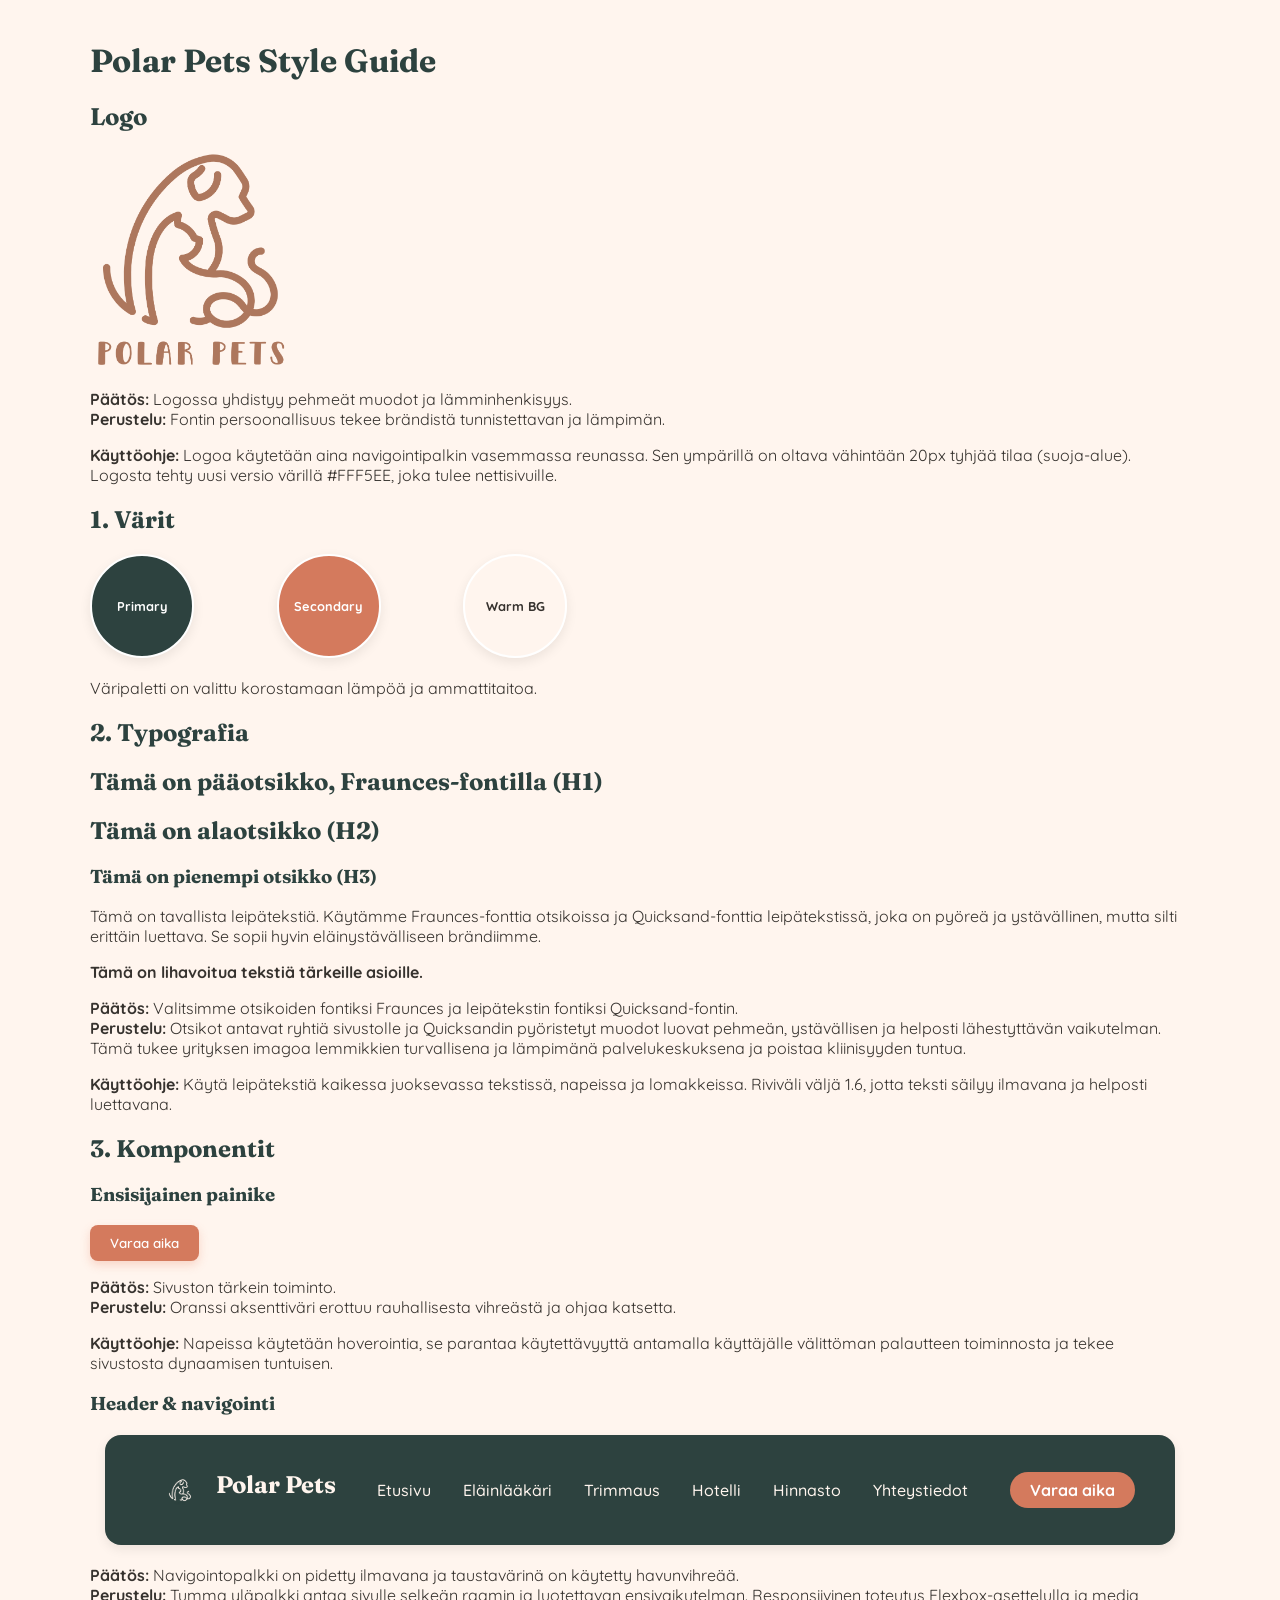
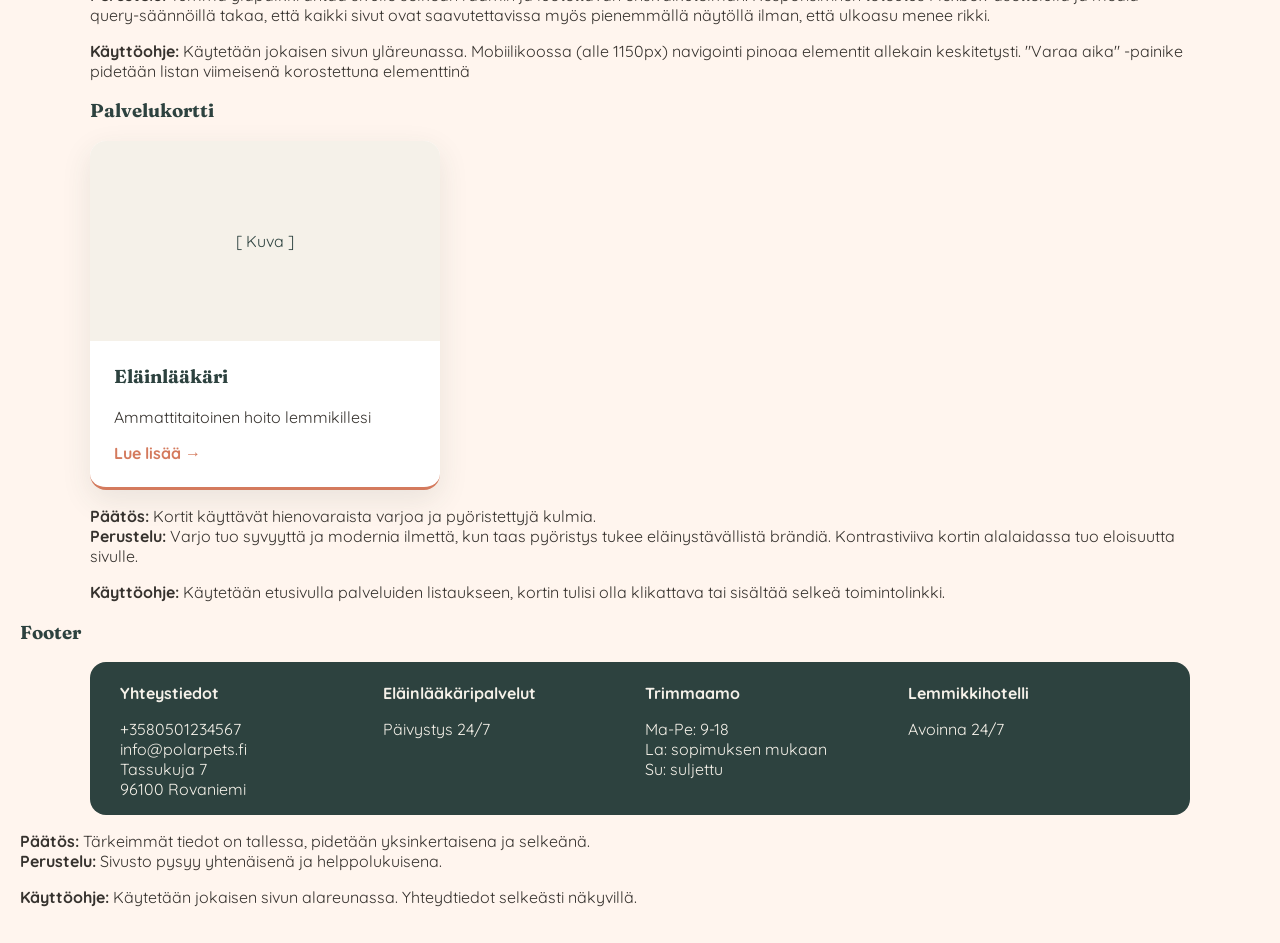
<file: styleguide.html>
<!DOCTYPE html>
<html lang="en">
<head>
    <meta charset="UTF-8">
    <meta name="viewport" content="width=device-width, initial-scale=1.0">
    <title>Polar Pets Style Guide</title>
    <link rel="stylesheet" href="css/styleguide.css">
</head>
<body>
    <div class="container">
        <h1>Polar Pets Style Guide</h1>
        <section class="sg-section">
            <h2>Logo</h2>
            <div class="sg-logo-preview">
                <img src="images/logo.png" alt="Polar Pets logo" class="styleguide-logo">
            </div>
            <p class="usage-note"><strong>Päätös:</strong> Logossa yhdistyy pehmeät muodot ja lämminhenkisyys. 
            <br><strong>Perustelu:</strong> Fontin persoonallisuus tekee brändistä tunnistettavan ja lämpimän.</p>
            <p><strong>Käyttöohje:</strong> Logoa käytetään aina navigointipalkin vasemmassa reunassa. Sen ympärillä on oltava vähintään 20px tyhjää tilaa (suoja-alue). Logosta tehty uusi versio värillä #FFF5EE, joka tulee nettisivuille.</p>        
        </section>
    <section class="sg-section">
        <h2>1. Värit</h2>
        <div class="sg-color-grid">
            <div class="sg-swatch" style="background: var(--color-primary);">Primary</div>
            <div class="sg-swatch" style="background: var(--color-secondary);">Secondary</div>
            <div class="sg-swatch" style="background: var(--color-bg-warm); color: var(--color-text);">Warm BG</div>
        </div>
        <p>Väripaletti on valittu korostamaan lämpöä ja ammattitaitoa.</p>
    </section>

    <section id="typography">
        <h2>2. Typografia</h2>
        <h1>Tämä on pääotsikko, Fraunces-fontilla (H1)</h1>
        <h2>Tämä on alaotsikko (H2)</h2>
        <h3>Tämä on pienempi otsikko (H3)</h3>
        <p>Tämä on tavallista leipätekstiä. Käytämme Fraunces-fonttia otsikoissa ja Quicksand-fonttia leipätekstissä, joka on pyöreä ja ystävällinen, mutta silti erittäin luettava. Se sopii hyvin eläinystävälliseen brändiimme.</p>
        <p><strong> Tämä on lihavoitua tekstiä tärkeille asioille.</strong></p>
        <p class="usage-note"><strong>Päätös:</strong> Valitsimme otsikoiden fontiksi Fraunces ja leipätekstin fontiksi Quicksand-fontin. 
        <br><strong>Perustelu:</strong> Otsikot antavat ryhtiä sivustolle ja Quicksandin pyöristetyt muodot luovat pehmeän, ystävällisen ja helposti lähestyttävän vaikutelman. Tämä tukee yrityksen imagoa lemmikkien turvallisena ja lämpimänä palvelukeskuksena ja poistaa kliinisyyden tuntua.</p>
        <p><strong>Käyttöohje:</strong> Käytä leipätekstiä kaikessa juoksevassa tekstissä, napeissa ja lomakkeissa. Riviväli väljä 1.6, jotta teksti säilyy ilmavana ja helposti luettavana.</p>
    </section>
    </section>

    <section id="components">
        <h2>3. Komponentit</h2>
    
    <article class="sg-item">
        <h3>Ensisijainen painike</h3>
        <div class="render"> <button class="btn-primary">Varaa aika</button> </div>
    </article>
    <p class="rationale"><strong>Päätös:</strong> Sivuston tärkein toiminto. 
    <br><strong>Perustelu:</strong> Oranssi aksenttiväri erottuu rauhallisesta vihreästä ja ohjaa katsetta.</p>
    <p><strong>Käyttöohje:</strong> Napeissa käytetään hoverointia, se parantaa käytettävyyttä antamalla käyttäjälle välittöman palautteen toiminnosta ja tekee sivustosta dynaamisen tuntuisen.</p>
    
    <h3>Header & navigointi</h3>
    <nav class="main-nav">
        <img src="polar-pets-uusi-logo.png" alt="Polar Pets" class="nav-logo-img">
        <div class="nav-logo">Polar Pets</div>
        <ul class="nav-links">
            <li><a href="#">Etusivu</a></li>
            <li><a href="#">Eläinlääkäri</a></li>
            <li><a href="#">Trimmaus</a></li>
            <li><a href="#">Hotelli</a></li>
            <li><a href="#">Hinnasto</a></li>
            <li><a href="#">Yhteystiedot</a></li>
            <li><a href="#" class="btn-nav">Varaa aika</a></li>
        </ul>
    </nav>
        <p class="rationale"><strong>Päätös:</strong> Navigointopalkki on pidetty ilmavana ja taustavärinä on käytetty havunvihreää. 
        <br><strong>Perustelu:</strong> Tumma yläpalkki antaa sivulle selkeän raamin ja luotettavan ensivaikutelman. Responsiivinen toteutus Flexbox-asettelulla ja media query-säännöillä takaa, että kaikki sivut ovat saavutettavissa myös pienemmällä näytöllä ilman, että ulkoasu menee rikki.</p>
        <p><strong>Käyttöohje:</strong> Käytetään jokaisen sivun yläreunassa. Mobiilikoossa (alle 1150px) navigointi pinoaa elementit allekain keskitetysti. "Varaa aika" -painike pidetään listan viimeisenä korostettuna elementtinä</p>
    
    <h3>Palvelukortti</h3>
    <div class="service-card">
    <div class="card-image-placeholder">
    <span>[ Kuva ]</span>
    </div>
    <div class="card-content">
        <h3>Eläinlääkäri</h3>
        <p>Ammattitaitoinen hoito lemmikillesi</p>
        <a href="#" class="card-link">Lue lisää &rarr;</a>
    </div>
    </div>
        <p class="rationale"><strong>Päätös:</strong> Kortit käyttävät hienovaraista varjoa ja pyöristettyjä kulmia. 
        <br><strong>Perustelu:</strong> Varjo tuo syvyyttä ja modernia ilmettä, kun taas pyöristys tukee eläinystävällistä brändiä. Kontrastiviiva kortin alalaidassa tuo eloisuutta sivulle.</p>
        <p><strong>Käyttöohje:</strong> Käytetään etusivulla palveluiden listaukseen, kortin tulisi olla klikattava tai sisältää selkeä toimintolinkki.</p>
       
    </section>
</div> 
<h3>Footer</h3>
<footer>
        <div class="footer-container">
            <div class="footer-column">
                <h4>Yhteystiedot</h4>
                <p>+3580501234567<br>
                info@polarpets.fi<br>
                Tassukuja 7<br>
                96100 Rovaniemi</p>
            </div>
            <div class="footer-column">
                <h4>Eläinlääkäripalvelut</h4>
                <p>Päivystys 24/7</p>
            </div>
            <div class="footer-column">
                <h4>Trimmaamo</h4>
                <p>Ma-Pe: 9-18<br>
                La: sopimuksen mukaan<br>
                Su: suljettu</p>
            </div>
            <div class="footer-column">
                <h4>Lemmikkihotelli</h4>
                <p>Avoinna 24/7</p>
            </div>
        </div>
    </footer>
    <p class="rationale"><strong>Päätös:</strong> Tärkeimmät tiedot on tallessa, pidetään yksinkertaisena ja selkeänä. 
        <br><strong>Perustelu:</strong> Sivusto pysyy yhtenäisenä ja helppolukuisena.</p>
        <p><strong>Käyttöohje:</strong> Käytetään jokaisen sivun alareunassa. Yhteydtiedot selkeästi näkyvillä.</p>
</body>
</html>
</file>
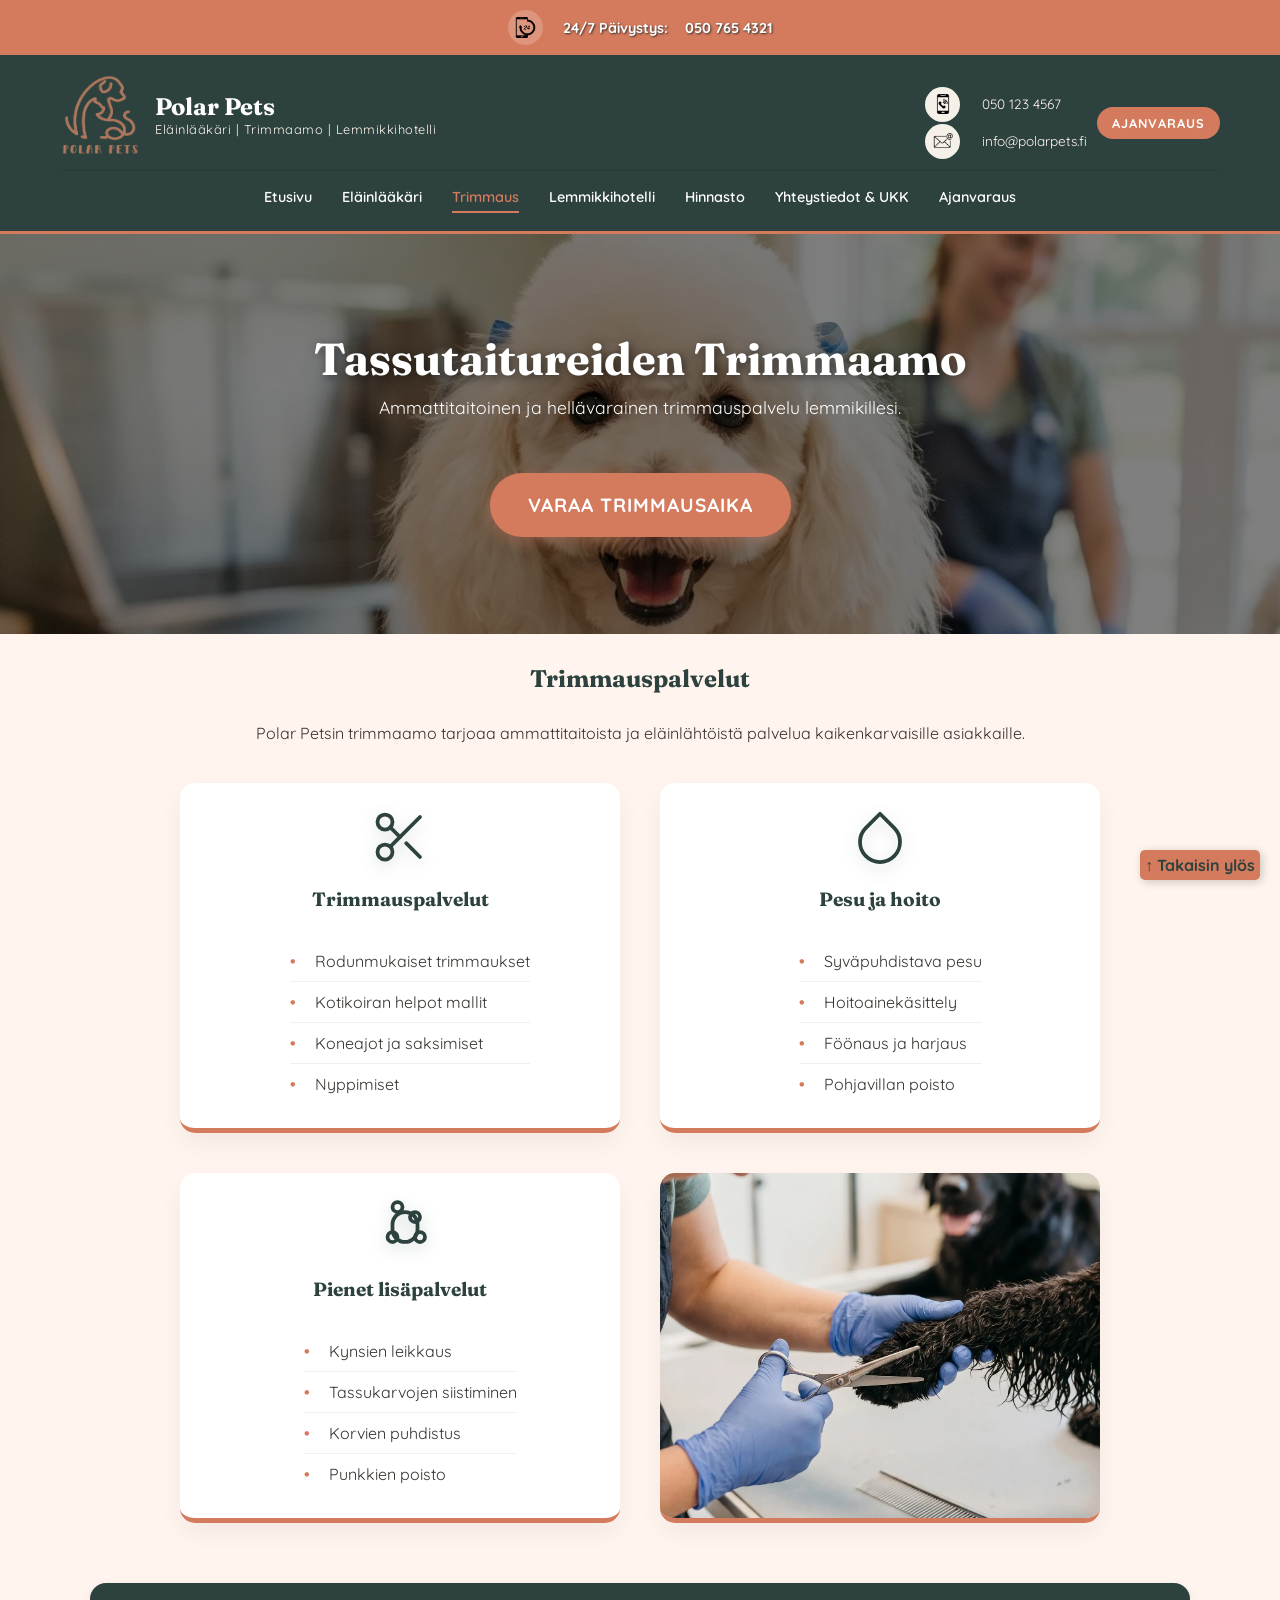
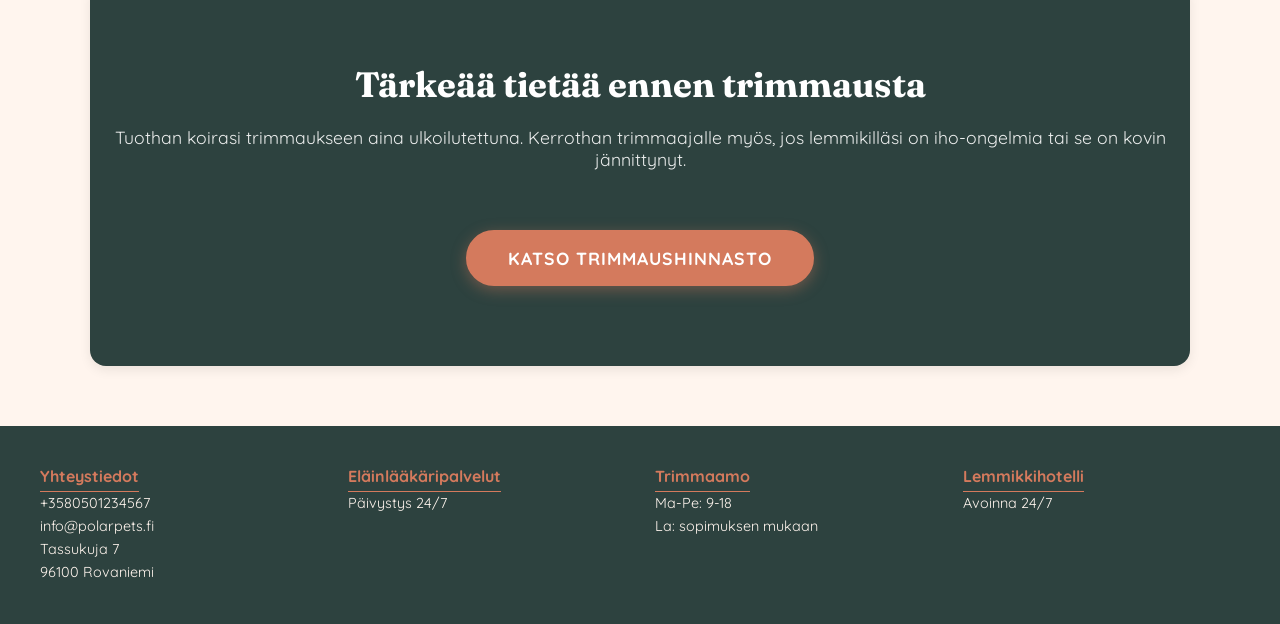
<file: trimmaus.html>
<!DOCTYPE html>
<html lang="fi">
<head>
    <meta charset="UTF-8">
    <meta name="viewport" content="width=device-width, initial-scale=1.0">
    <title>Polar Pets - Trimmaamo</title>
    <link rel="icon" type="image/png" href="favicon-96x96.png" sizes="96x96" />
    <link rel="icon" type="image/svg+xml" href="favicon.svg" />
    <link rel="shortcut icon" href="favicon.ico" />
    <link rel="apple-touch-icon" sizes="180x180" href="apple-touch-icon.png" />
    <link rel="manifest" href="site.webmanifest" />
    <link rel="stylesheet" href="css/styles.css">
    <meta name="description" content="Ammattitaitoinen ja hellävarainen trimmauspalvelu Rovaniemellä Polar Petsillä.">
</head>
<body>
    <div class="top-bar">
        <div class="top-bar-content">
            <span class="emergency-icon"><img src="images/puhelin247.png" height="30" alt="Puhelin 24/7 ikoni"></span>
            <strong>24/7 Päivystys:</strong> 
            <a href="tel:+358507654321" class="emergency-phone">050 765 4321</a>
        </div>
    </div>

    <header>
        <div class="header-container">
            <div class="logo-area">
                <img src="images/logo.png" width="80" height="80" alt="Polar Pets logo">
                <div class="brand-text">
                    <h1>Polar Pets</h1>
                    <p>Eläinlääkäri | Trimmaamo | Lemmikkihotelli</p>
                </div>
            </div>

            <div class="header-top-right">
                <div class="header-contact-info">
                    <div class="header-contact-row">
                        <span class="header-icon"><img src="images/puhelin.png" height="20" width="20" alt="Yhteydenotto puhelin ikoni"></span>
                        <a href="tel:+358501234567">050 123 4567</a>
                    </div>
                    <div class="header-contact-row">
                        <span><img src="images/email.png" height="20" width="25" alt="Yhteydenotto sähköposti ikoni"></span>
                        <a href="mailto:info@polarpets.fi">info@polarpets.fi</a>
                    </div>
                </div>
                <a href="ajanvaraus.html" class="nav-button">Ajanvaraus</a>
            </div>

            <nav>
                <ul>
                    <li><a href="index.html">Etusivu</a></li>
                    <li><a href="elainlaakari.html">Eläinlääkäri</a></li>
                    <li><a href="trimmaus.html" class="active">Trimmaus</a></li>
                    <li><a href="hoitola.html">Lemmikkihotelli</a></li>
                    <li><a href="hinnasto.html">Hinnasto</a></li>
                    <li><a href="yhteystiedot.html">Yhteystiedot & UKK</a></li>
                    <li><a href="ajanvaraus.html">Ajanvaraus</a></li>
                </ul>  
            </nav>

            <button class="menu-toggle" aria-label="Avaa valikko">
                <span></span>
                <span></span>
                <span></span>
            </button>
        </div> 
    </header>

    <main>
        <section class="hero" style="background-image: linear-gradient(rgba(0, 0, 0, 0.5), rgba(0, 0, 0, 0.5)), url('images/trimmaus1.webp'); background-size: cover; background-position: center 30%; min-height: 400px; display: flex; flex-direction: column; justify-content: center; align-items: center; text-align: center; color: white; padding: 20px;">
            <h2 style="color: white; text-shadow: 2px 2px 10px rgba(0,0,0,0.5); font-size: 2.8rem; margin-bottom: 10px;">Tassutaitureiden Trimmaamo</h2>
            <p style="font-size: 1.1rem; max-width: 750px; margin-bottom: 25px;">Ammattitaitoinen ja hellävarainen trimmauspalvelu lemmikillesi.</p>
            <a href="ajanvaraus.html" class="cta-button">Varaa trimmausaika</a>
        </section>

        <section class="services-intro">
            <div class="container">
                <h2>Trimmauspalvelut</h2>
                <p>Polar Petsin trimmaamo tarjoaa ammattitaitoista ja eläinlähtöistä palvelua kaikenkarvaisille asiakkaille.</p>
                
                <div class="service-details-grid" style="margin-top: 40px; display: flex; flex-direction: column; gap: 40px; align-items: center;">
                    
                    <div style="display: flex; flex-wrap: wrap; gap: 40px; justify-content: center; width: 100%;">
                        <article class="detail-card" style="flex: 0 1 calc(50% - 20px); min-width: 320px; max-width: 480px; height: 350px; margin: 0; text-align: center; padding: 40px 30px; display: flex; flex-direction: column; justify-content: center; align-items: center;">
                            <div class="card-icon" style="margin: 0 auto 20px auto;">
                                <svg xmlns="http://www.w3.org/2000/svg" width="60" height="60" viewBox="0 0 24 24" fill="none" stroke="#2D423F" stroke-width="1.5" stroke-linecap="round" stroke-linejoin="round"><circle cx="6" cy="6" r="3"/><circle cx="6" cy="18" r="3"/><line x1="20" y1="4" x2="8.12" y2="15.88"/><line x1="14.47" y1="14.48" x2="20" y2="20"/><line x1="8.12" y1="8.12" x2="12" y2="12"/></svg>
                            </div>
                            <h3>Trimmauspalvelut</h3>
                            <ul style="text-align: left; display: inline-block; margin: 0; padding-left: 20px;">
                                <li>Rodunmukaiset trimmaukset</li>
                                <li>Kotikoiran helpot mallit</li>
                                <li>Koneajot ja saksimiset</li>
                                <li>Nyppimiset</li>
                            </ul>
                        </article>

                        <article class="detail-card" style="flex: 0 1 calc(50% - 20px); min-width: 320px; max-width: 480px; height: 350px; margin: 0; text-align: center; padding: 40px 30px; display: flex; flex-direction: column; justify-content: center; align-items: center;">
                            <div class="card-icon" style="margin: 0 auto 20px auto;">
                                <svg xmlns="http://www.w3.org/2000/svg" width="60" height="60" viewBox="0 0 24 24" fill="none" stroke="#2D423F" stroke-width="1.5" stroke-linecap="round" stroke-linejoin="round"><path d="M12 2.69l5.66 5.66a8 8 0 1 1-11.31 0z"/></svg>
                            </div>
                            <h3>Pesu ja hoito</h3>
                            <ul style="text-align: left; display: inline-block; margin: 0; padding-left: 20px;">
                                <li>Syväpuhdistava pesu</li>
                                <li>Hoitoainekäsittely</li>
                                <li>Föönaus ja harjaus</li>
                                <li>Pohjavillan poisto</li>
                            </ul>
                        </article>
                    </div>

                    <div style="display: flex; flex-wrap: wrap; gap: 40px; justify-content: center; align-items: stretch; width: 100%;">
                        <article class="detail-card" style="flex: 0 1 calc(50% - 20px); min-width: 320px; max-width: 480px; height: 350px; margin: 0; text-align: center; padding: 40px 30px; display: flex; flex-direction: column; justify-content: center; align-items: center;">
                            <div class="card-icon" style="margin: 0 auto 20px auto;">
                                <svg xmlns="http://www.w3.org/2000/svg" width="60" height="60" viewBox="0 0 24 24" fill="none" stroke="#2D423F" stroke-width="1.5" stroke-linecap="round" stroke-linejoin="round"><circle cx="11" cy="4" r="2"/><circle cx="18" cy="8" r="2"/><circle cx="20" cy="16" r="2"/><circle cx="9" cy="16" r="2"/><path d="M9 11a5 5 0 0 1 10 0v2a5 5 0 0 1-10 0v-2z"/></svg>
                            </div>
                            <h3>Pienet lisäpalvelut</h3>
                            <ul style="text-align: left; display: inline-block; margin: 0; padding-left: 20px;">
                                <li>Kynsien leikkaus</li>
                                <li>Tassukarvojen siistiminen</li>
                                <li>Korvien puhdistus</li>
                                <li>Punkkien poisto</li>
                            </ul>
                        </article>

                        <article class="detail-card" style="flex: 0 1 calc(50% - 20px); min-width: 320px; max-width: 480px; height: 350px; margin: 0; padding: 0; overflow: hidden; display: flex; align-items: stretch;">
                            <img src="images/trimmaus2.webp" alt="Tassujen hoitoa" class="content-img" style="width: 100%; height: 100%; object-fit: cover; margin: 0; border-radius: 0;">
                        </article>
                    </div>
                </div>
            </div>
        </section>

        <section class="emergency">
            <h2>Tärkeää tietää ennen trimmausta</h2>
            <p>Tuothan koirasi trimmaukseen aina ulkoilutettuna. Kerrothan trimmaajalle myös, jos lemmikilläsi on iho-ongelmia tai se on kovin jännittynyt.</p>
            <a href="hinnasto.html#trimmaus-hinnasto" class="cta-button secondary">Katso trimmaushinnasto</a>
        </section>
    </main>

    <a href="#" class="back-to-top">↑ Takaisin ylös</a>
    
    <footer>
        <div class="footer-container">
            <div class="footer-column">
                <h4>Yhteystiedot</h4>
                <p>+3580501234567<br>info@polarpets.fi<br>Tassukuja 7<br>96100 Rovaniemi</p>
            </div>
            <div class="footer-column"><h4>Eläinlääkäripalvelut</h4><p>Päivystys 24/7</p></div>
            <div class="footer-column"><h4>Trimmaamo</h4><p>Ma-Pe: 9-18<br>La: sopimuksen mukaan</p></div>
            <div class="footer-column"><h4>Lemmikkihotelli</h4><p>Avoinna 24/7</p></div>
        </div>
    </footer>

    <script>
        document.addEventListener('DOMContentLoaded', () => {
            const menuToggle = document.querySelector('.menu-toggle');
            const navMenu = document.querySelector('nav');
            if (menuToggle && navMenu) {
                menuToggle.addEventListener('click', () => {
                    navMenu.classList.toggle('active');
                    menuToggle.classList.toggle('is-active');
                });
            }
        });
    </script>
</body>
</html>
</file>
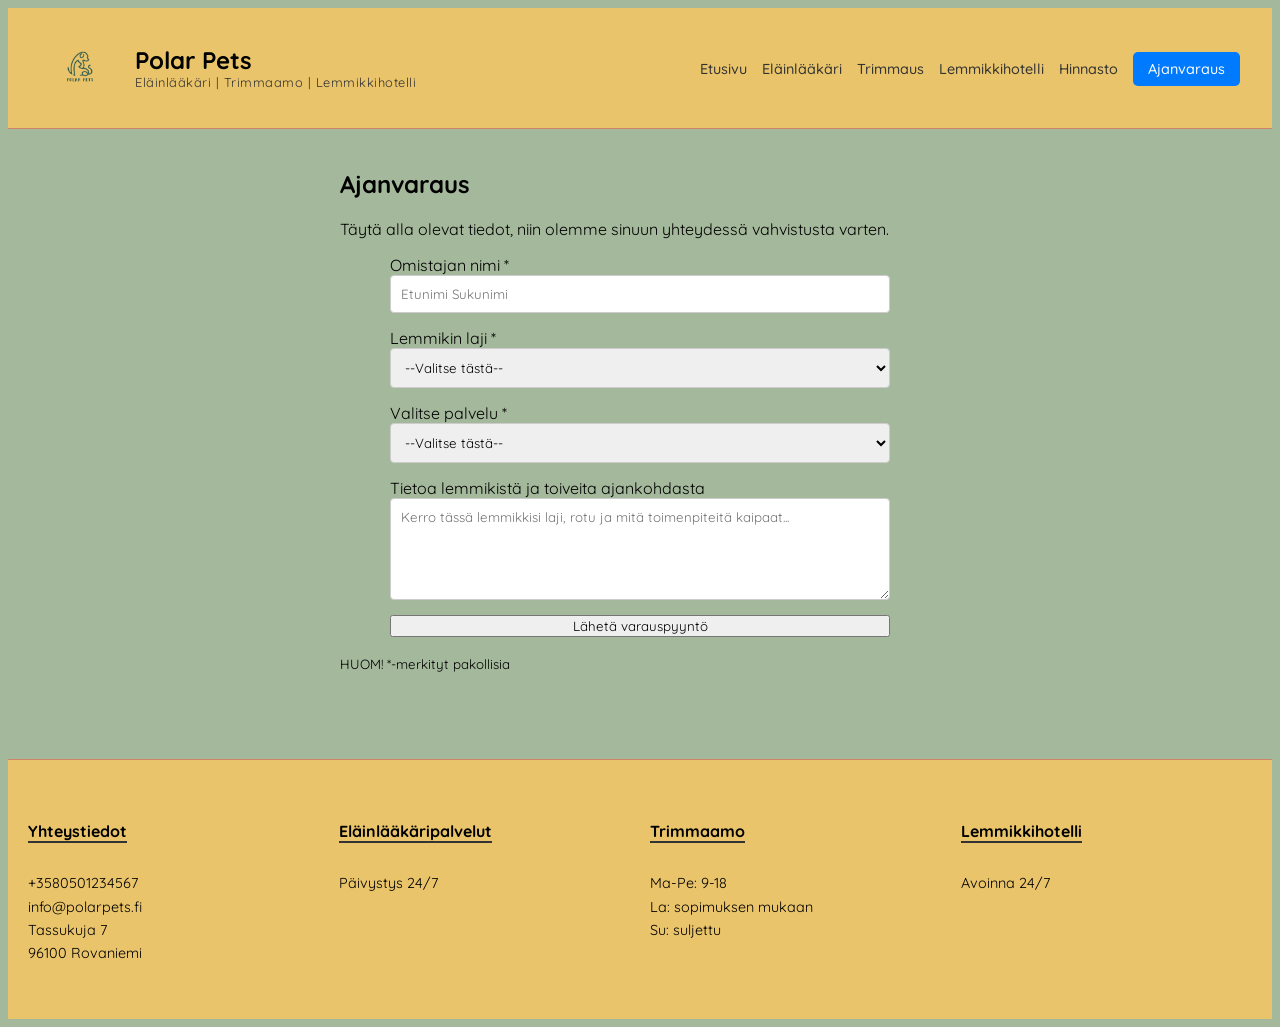
<file: varaus.html>
<!DOCTYPE html>
<html lang="fi">
<head>
    <meta charset="UTF-8">
    <meta name="viewport" content="width=device-width, initial-scale=1.0">
    <title>Polar Pets - Ajanvaraus</title>
    <link rel="stylesheet" href="css/varaus.css">
    <meta name="description" content="Ajanvarauslomake">
</head>
<body>
    <header>
        <div class="header-container">
            <div class="logo-area">
                <img src="images/polar-pets-logo.png" width="80" height="80" alt="Polar Pets logo">
                <div class="brand-text">
                    <h1>Polar Pets</h1>
                    <p>Eläinlääkäri | Trimmaamo | Lemmikkihotelli</p>
                </div>
            </div>
        
            <nav>
                <ul>
                    <li><a href="index.html">Etusivu</a></li>
                    <li><a href="elainlaakari.html">Eläinlääkäri</a></li>
                    <li><a href="trimmaus.html">Trimmaus</a></li>
                    <li><a href="hoitola.html">Lemmikkihotelli</a></li>
                    <li><a href="hinnasto.html">Hinnasto</a></li>
                    <li><a href="varaus.html" class="nav-button">Ajanvaraus</a></li>
                </ul>  
            </nav>
        </div> 
    </header>
     
    <main>
        <section class="booking-form">
            <h2>Ajanvaraus</h2>
            <p>Täytä alla olevat tiedot, niin olemme sinuun yhteydessä vahvistusta varten.</p>

            <form action="#" method="post">
                <div class="form-group">
                    <label for="name">Omistajan nimi *</label>
                    <input type="text" id="name" name="name" required placeholder="Etunimi Sukunimi">
                </div>

            <div class="form-group">
                <label for="pet">Lemmikin laji *</label>
                <select id="pet" name="pet" required>
                    <option value="">--Valitse tästä--</option>
                    <option value="cat">Kissa</option>
                    <option value="dog">Koira</option>
                    <option value="reptile">Matelija (esim. lisko, käärme)</option>
                    <option value="bird">Lintu</option>
                    <option value="rodent">Jyrsijä</option>
                    <option value="other">Joku muu (kirjoita viestikenttään lomakkeen lopussa)</option>
                </select>
            </div>

            <div class="form-group">
                <label for="service">Valitse palvelu *</label>
                <select id="service" name="service" required>
                    <option value="">--Valitse tästä--</option>
                    <option value="vet">Eläinlääkäri</option>
                    <option value="grooming">Trimmaus</option>
                    <option value="hotel">Lemmikkihotelli</option>
                </select>
            </div>

            <div class="form-group">
                <label for="message">Tietoa lemmikistä ja toiveita ajankohdasta</label>
                <textarea id="message" name="message" rows="5" placeholder="Kerro tässä lemmikkisi laji, rotu ja mitä toimenpiteitä kaipaat..."></textarea>
            </div>

            <button type="submit" class="cta-button">Lähetä varauspyyntö</button>
            </form>
            <p><small>HUOM! *-merkityt pakollisia</small></p>
        </section>
    </main>
    <footer>
        <div class="footer-container">
            <div class="footer-column">
                <h4>Yhteystiedot</h4>
                <p>+3580501234567<br>
                info@polarpets.fi<br>
                Tassukuja 7<br>
                96100 Rovaniemi</p>
            </div>
            <div class="footer-column">
                <h4>Eläinlääkäripalvelut</h4>
                <p>Päivystys 24/7</p>
            </div>
            <div class="footer-column">
                <h4>Trimmaamo</h4>
                <p>Ma-Pe: 9-18<br>
                La: sopimuksen mukaan<br>
                Su: suljettu</p>
            </div>
            <div class="footer-column">
                <h4>Lemmikkihotelli</h4>
                <p>Avoinna 24/7</p>
            </div>
        </div>
    </footer>

</body>
</html>
</file>
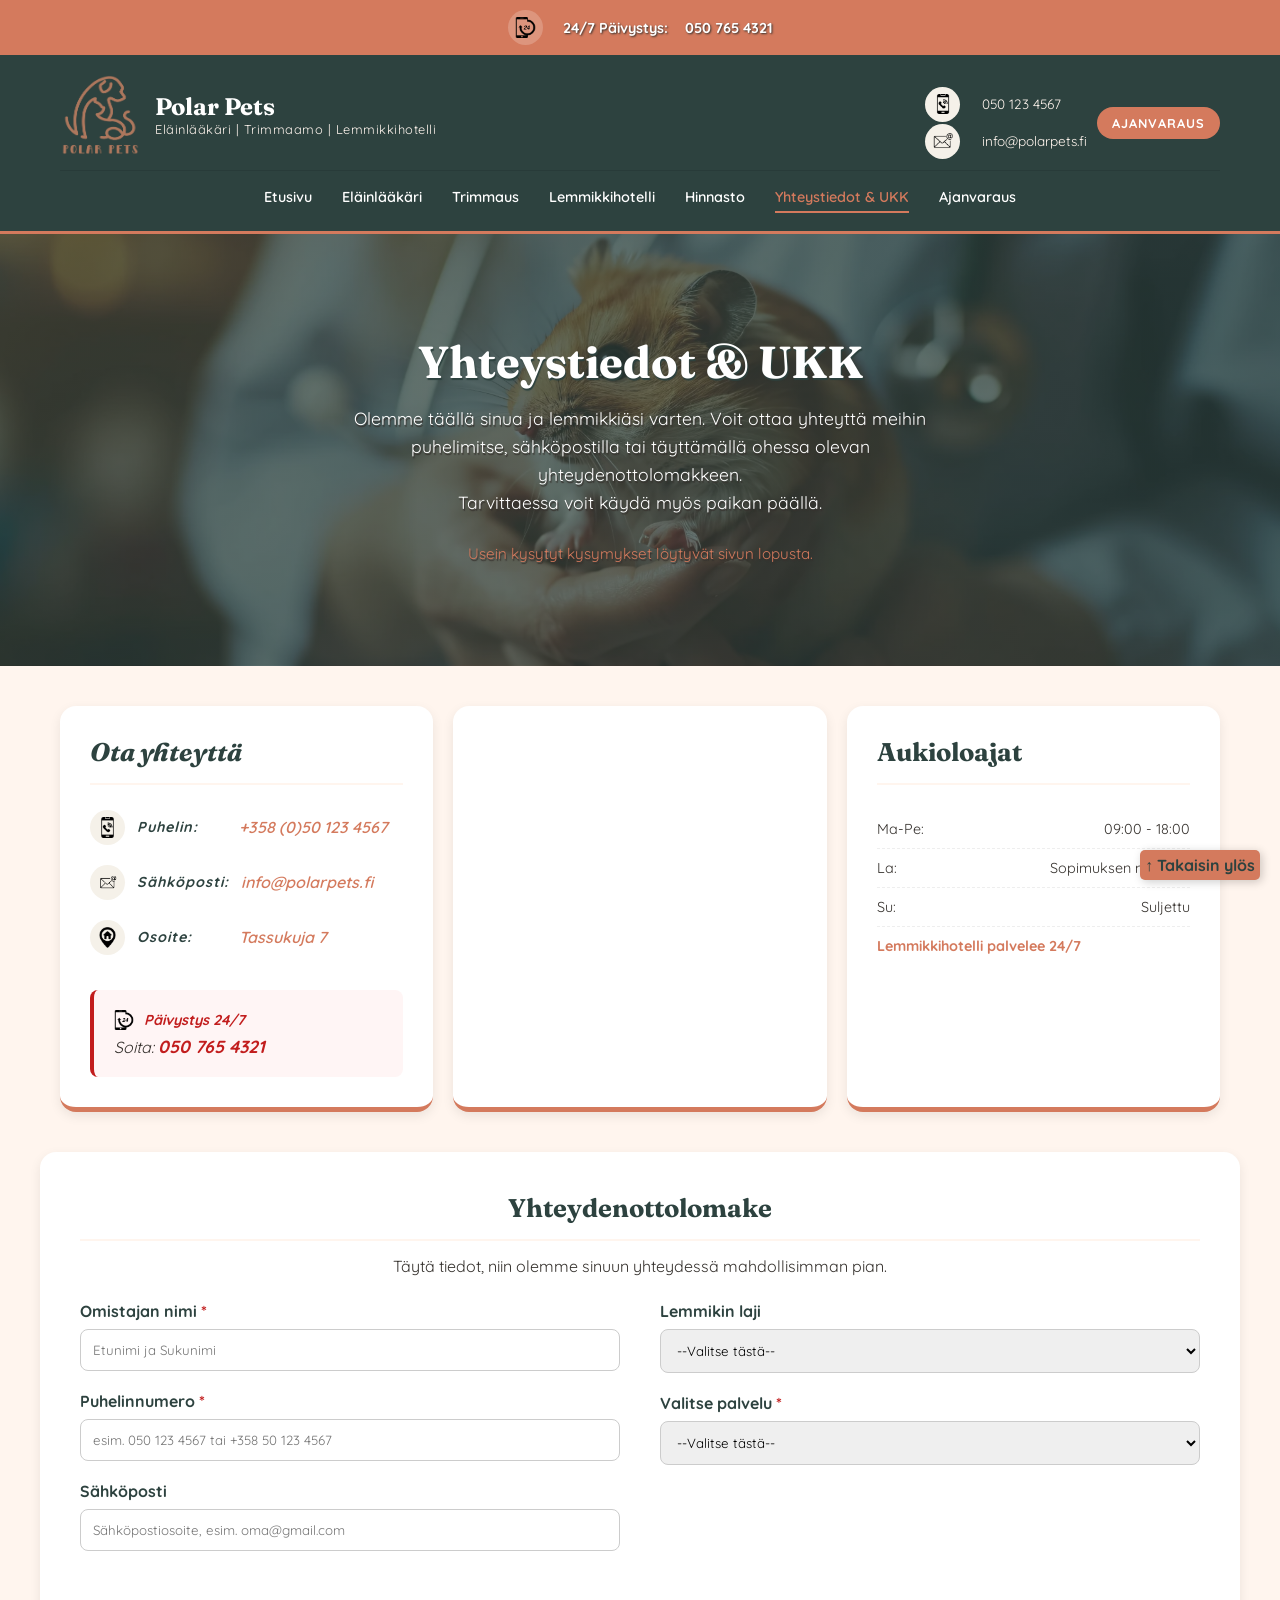
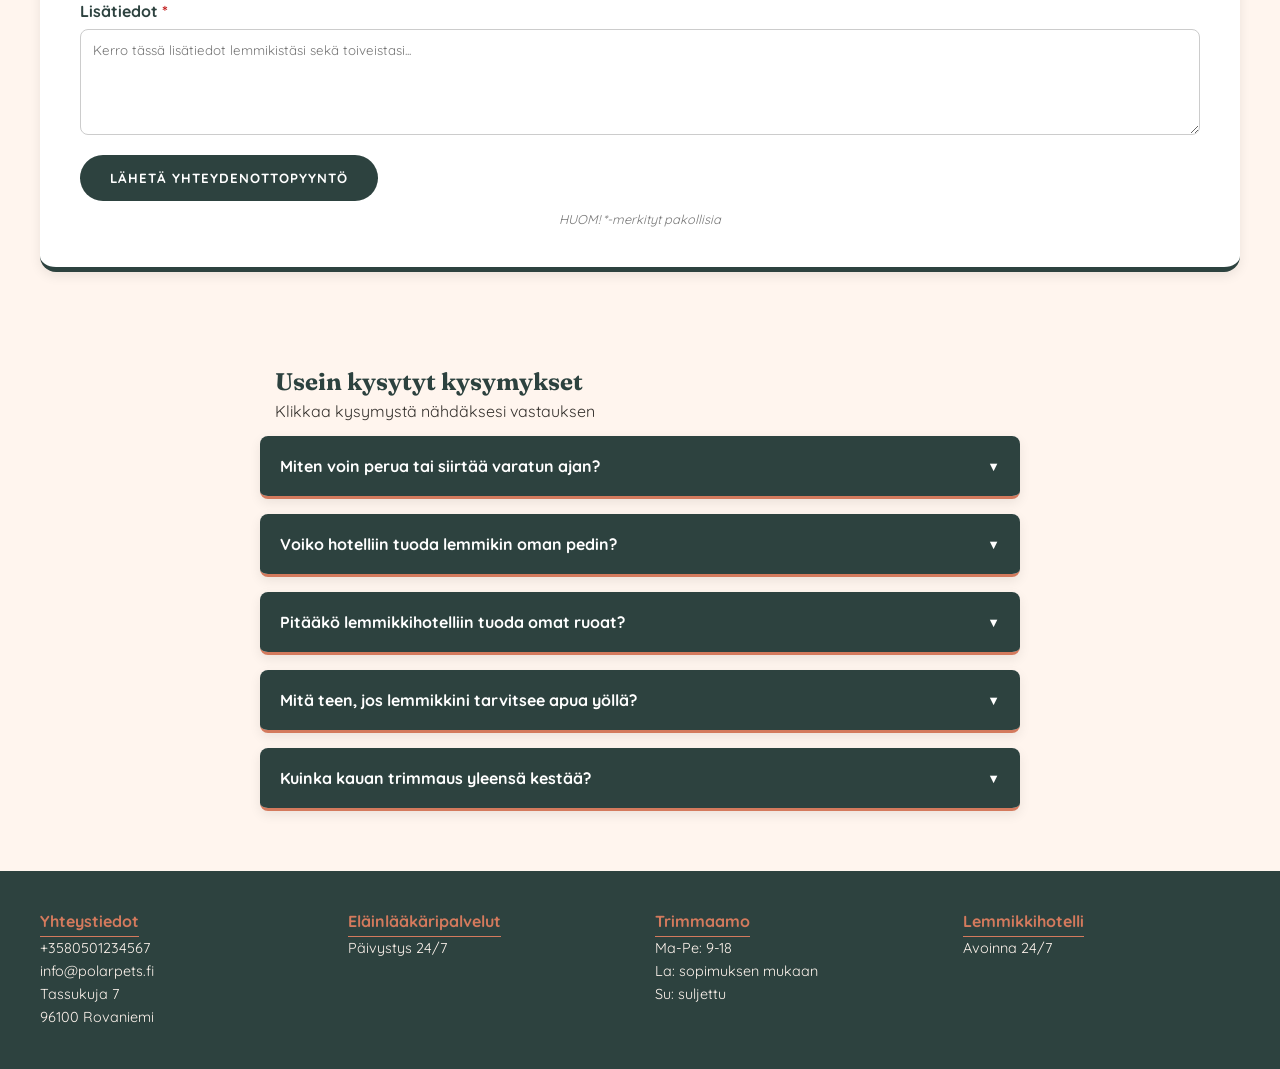
<file: yhteystiedot.html>
<!DOCTYPE html>
<html lang="fi">
<head>
    <meta charset="UTF-8">
    <meta name="viewport" content="width=device-width, initial-scale=1.0">
    <title>Polar Pets - Yhteystiedot ja yhteydenottolomake</title>
    <link rel="icon" type="image/png" href="favicon-96x96.png" sizes="96x96" />
    <link rel="icon" type="image/svg+xml" href="favicon.svg" />
    <link rel="shortcut icon" href="favicon.ico" />
    <link rel="apple-touch-icon" sizes="180x180" href="apple-touch-icon.png" />
    <link rel="manifest" href="site.webmanifest" />
    <link rel="stylesheet" href="css/yhteystiedot.css">
    <link rel="stylesheet" href="css/styles.css">
    <meta name="description" content="Yhteystiedot sekä lomake">
</head>
<body>
    <div class="top-bar">
        <div class="top-bar-content">
            <span class="emergency-icon"><img src="images/puhelin247.png" height="30" alt="Puhelin 24/7 ikoni"></span>
            <strong>24/7 Päivystys:</strong> 
            <a href="tel:+358507654321" class="emergency-phone">050 765 4321</a>
        </div>
    </div>
    <header>
        <div class="header-container">
            <div class="logo-area">
                <img src="images/logo.png" width="80" height="80" alt="Polar Pets logo">
                <div class="brand-text">
                    <h1>Polar Pets</h1>
                    <p>Eläinlääkäri | Trimmaamo | Lemmikkihotelli</p>
                </div>
            </div>

            <div class="header-top-right">
                <div class="header-contact-info">
                    <div class="header-contact-row">
                        <span class="header-icon"><img src="images/puhelin.png" height="20" width="20" alt="Yhteydenotto puhelin ikoni"></span>
                        <a href="tel:+358501234567">050 123 4567</a>
                    </div>
                    <div class="header-contact-row">
                        <span><img src="images/email.png" height="20" width="25" alt="Yhteydenotto sähköposti ikoni"></span>
                        <a href="mailto:info@polarpets.fi">info@polarpets.fi</a>
                    </div>
                </div>
                
                <a href="ajanvaraus.html" class="nav-button">Ajanvaraus</a>
            </div>
        
            <nav>
                <ul>
                    <li><a href="index.html">Etusivu</a></li>
                    <li><a href="elainlaakari.html">Eläinlääkäri</a></li>
                    <li><a href="trimmaus.html">Trimmaus</a></li>
                    <li><a href="hoitola.html">Lemmikkihotelli</a></li>
                    <li><a href="hinnasto.html">Hinnasto</a></li>
                    <li><a href="yhteystiedot.html" class="active">Yhteystiedot & UKK</a></li>
                    <li><a href="ajanvaraus.html">Ajanvaraus</a></li>
                </ul>  
            </nav>

            <button class="menu-toggle" aria-label="Avaa valikko">
                <span></span>
                <span></span>
                <span></span>
            </button>
        </div> 
    </header>
     
    <main>
        <section class="page-header">
            <h2>Yhteystiedot & UKK</h2>
            <p>Olemme täällä sinua ja lemmikkiäsi varten. Voit ottaa yhteyttä meihin puhelimitse, sähköpostilla tai täyttämällä ohessa olevan yhteydenottolomakkeen.</p>
            <p>Tarvittaessa voit käydä myös paikan päällä.</p>
                <div class="info-text">
                    <p>Usein kysytyt kysymykset löytyvät sivun lopusta.</p>
                </div>
        </section>

        <div class="contact-triple-grid">
            <address class="info-card">
                <h3>Ota yhteyttä</h3>
                <div class="contact-info">
                    <span class="icon"><img src="images/puhelin.png" height="30" alt="Puhelinikoni"></span>
                    <strong>Puhelin:</strong> <a href="tel:+358501234567">+358 (0)50 123 4567</a>
                </div>
                <div class="contact-info">
                    <span class="icon"><img src="images/email.png" height="30" alt="Sähköposti-ikoni"></span>
                    <strong>Sähköposti:</strong> <a href="mailto:info@polarpets.fi">info@polarpets.fi</a>
                </div>
                <div class="contact-info">
                    <span class="icon"><img src="images/sijainti.png" height="30" alt="Sijainti-ikoni"></span>
                    <strong>Osoite:</strong> <a href="https://www.google.fi/maps/place/Tassukuja+7,+96100+Rovaniemi" target="_blank">Tassukuja 7</a>
                </div>
                <div class="emergency-notice">
                    <strong><img src="images/puhelin247.png" height="20" width="20" alt="Päivystysikoni"> Päivystys 24/7</strong>
                    <p>Soita: <a href="tel:+358507654321">050 765 4321</a></p>
                </div>
            </address>

            <div class="info-card map-box">
                <iframe title="Polar Pets sijainti kartalla" src="https://www.google.com/maps/embed?pb=!1m18!1m12!1m3!1d966126.5449233679!2d24.713157759908896!3d66.66551929437142!2m3!1f0!2f0!3f0!3m2!1i1024!2i768!4f13.1!3m3!1m2!1s0x442b4bbd76772553%3A0x158088adb48841c4!2sRovaniemi!5e1!3m2!1sfi!2sfi!4v1774888356067!5m2!1sfi!2sfi" width="100%" height="100%" style="border:0; min-height: 300px;" allowfullscreen="" loading="lazy"></iframe>
            </div>

            <div class="info-card">
                <h3>Aukioloajat</h3>
                <ul class="hours-list-clean">
                    <li><span>Ma-Pe:</span> <span>09:00 - 18:00</span></li>
                    <li><span>La:</span> <span>Sopimuksen mukaan</span></li>
                    <li><span>Su:</span> <span>Suljettu</span></li>
                    <li class="hotel-note-small">Lemmikkihotelli palvelee 24/7</li>
                </ul>
            </div>
        </div>

        <section class="form-section-full">
            <h3>Yhteydenottolomake</h3>
            <p>Täytä tiedot, niin olemme sinuun yhteydessä mahdollisimman pian.</p>
        
            <form action="#" method="post" class="contact-form-grid">
                <div class="form-col-left">
                    <div class="form-group">
                        <label for="name">Omistajan nimi</label>
                        <input type="text" id="name" name="name" autocomplete="name" required placeholder="Etunimi ja Sukunimi">
                    </div>

                    <div class="form-group">
                        <label for="phone">Puhelinnumero</label>
                        <input type="tel" id="phone" name="phone" required pattern="^(\+358|0)\s?([0-9\s-]{2,12})$" placeholder="esim. 050 123 4567 tai +358 50 123 4567">
                    </div>

                    <div class="form-group">
                        <label for="email">Sähköposti</label>
                        <input type="email" id="email" name="email" placeholder="Sähköpostiosoite, esim. oma@gmail.com">
                    </div>
                </div>

                <div class="form-col-right">
                    <div class="form-group">
                        <label for="pet">Lemmikin laji</label>
                        <select id="pet" name="pet">
                            <option value="">--Valitse tästä--</option>
                            <option value="cat">Kissa</option>
                            <option value="dog">Koira</option>
                            <option value="rodent">Jyrsijä</option>
                            <option value="reptile">Matelija</option>
                            <option value="avian">Siivekäs</option>
                            <option value="other">Jokin muu, mikä? Kirjoita "Lisätiedot" kohtaan.</option>
                            </select>
                    </div>
                    <div class="form-group">
                        <label for="service">Valitse palvelu</label>
                        <select id="service" name="service" required>
                            <option value="">--Valitse tästä--</option>
                            <option value="vet">Eläinlääkäri</option>
                            <option value="grooming">Trimmaus</option>
                            <option value="hotel">Lemmikkihotelli</option>
                        </select>
                    </div>
                </div>

                <div class="form-row-bottom">
                    <div class="form-group">
                        <label for="message">Lisätiedot</label>
                        <textarea id="message" name="message" required rows="5" placeholder="Kerro tässä lisätiedot lemmikistäsi sekä toiveistasi..."></textarea>
                    </div>
                    <button type="submit" class="cta-button">Lähetä yhteydenottopyyntö</button>
                    <p><small>HUOM! *-merkityt pakollisia</small></p>
                </div>
            </form>
        </section>

        <section class="faq-accordion-container">
            <div class="content-intro">
                <h2>Usein kysytyt kysymykset</h2>
                <p class="accordion-instruction">Klikkaa kysymystä nähdäksesi vastauksen</p>
            </div>

            <details class="faq-item">
                <summary>Miten voin perua tai siirtää varatun ajan?</summary>
                <div class="faq-content">
                    <p>Varatun ajan voi perua tai siirtää viimeistään 24 tuntia ennen sovittua ajankohtaa kuluitta. Peruutukset tehdään puhelimitse tai sähköpostilla.</p>
                </div>
            </details>

            <details class="faq-item">
                <summary>Voiko hotelliin tuoda lemmikin oman pedin?</summary>
                <div class="faq-content">
                    <p>Kyllä voi! Tutut tuoksut auttavat lemmikkiä kotiutumaan hotelliin paremmin. Varmistathan vain, että peti on pesty ennen tuloa.</p>
                </div>
            </details>

            <details class="faq-item">
                <summary>Pitääkö lemmikkihotelliin tuoda omat ruoat?</summary>
                <div class="faq-content">
                    <p>Suosittelemme tuomaan lemmikin oman tutun ruoan mukaan vatsavaivojen välttämiseksi. Tarvittaessa meiltä löytyy kuitenkin laadukkaita lemmikkiruokia lisämaksusta.</p> 
                </div>
            </details>

            <details class="faq-item">
                <summary>Mitä teen, jos lemmikkini tarvitsee apua yöllä?</summary>
                <div class="faq-content">
                    <p>Päivystämme 24/7 hätätapauksia varten. Soitathan aina ennen tuloasi päivystysnumeroomme: <strong>050 765 4321</strong>.</p>
                </div>
            </details>

            <details class="faq-item">
                <summary>Kuinka kauan trimmaus yleensä kestää?</summary>
                <div class="faq-content">
                    <p>Trimmausaika riippuu lemmikin koosta ja turkin kunnosta, mutta yleensä käyntiin on hyvä varata 1–3 tuntia.</p>
                </div>
            </details>
        </section>
    </main>

    <a href="#" class="back-to-top">↑ Takaisin ylös</a>

    <footer>
        <div class="footer-container">
            <div class="footer-column">
                <h4>Yhteystiedot</h4>
                <p>+3580501234567<br>
                info@polarpets.fi<br>
                Tassukuja 7<br>
                96100 Rovaniemi</p>
            </div>
            <div class="footer-column">
                <h4>Eläinlääkäripalvelut</h4>
                <p>Päivystys 24/7</p>
            </div>
            <div class="footer-column">
                <h4>Trimmaamo</h4>
                <p>Ma-Pe: 9-18<br>
                La: sopimuksen mukaan<br>
                Su: suljettu</p>
            </div>
            <div class="footer-column">
                <h4>Lemmikkihotelli</h4>
                <p>Avoinna 24/7</p>
            </div>
        </div>
    </footer>

    <script>
        document.addEventListener('DOMContentLoaded', () => {
            const menuToggle = document.querySelector('.menu-toggle');
            const navMenu = document.querySelector('nav');

            if (menuToggle && navMenu) {
                menuToggle.addEventListener('click', () => {
                    navMenu.classList.toggle('active');
                    menuToggle.classList.toggle('is-active');
                });
            }
        });
    </script>

</body>
</html>
</file>
<file: css/styles.css>
@import url('https://fonts.googleapis.com/css2?family=Quicksand:wght@300..700&display=swap');
@import url('https://fonts.googleapis.com/css2?family=Fraunces:ital,opsz,wght@0,9..144,100..900;1,9..144,100..900&family=Nunito:ital,wght@0,200..1000;1,200..1000&family=Ubuntu:ital,wght@0,300;0,400;0,500;0,700;1,300;1,400;1,500;1,700&display=swap');

/* Muuttujat */
:root {
  /* Värit */
  --color-primary: #2D423F;      /* Syvä havunvihreä */
  --color-secondary: #D47A5D;    /* Murrettu oranssi */
  --color-bg-light: #FFF5EE;     
  --color-text: #36322E;         
  /* Lisävärit */
  --color-surface: #F5F1E9; 

  /* Typografia (Varmista että nämä fontit on ladattu HTML:ssä!) */
  --font-headings: 'Fraunces', serif;
  --font-body: 'Quicksand', sans-serif;

  /* Muodot */
  --radius-lg: 16px;
  --radius-md: 8px;
  --shadow: 0 4px 12px rgba(0, 0, 0, 0.08);
}

.quicksand-font {
  font-family: "Quicksand", sans-serif;
  font-optical-sizing: auto;
  font-weight: 300;
  font-style: normal;
}

.fraunces-font {
  font-family: "Fraunces", serif;
  font-optical-sizing: auto;
  font-weight: 300;
  font-style: normal;
  font-variation-settings:
    "SOFT" 0,
    "WONK" 0;
}

/* Yleisasetukset */
* {
    font-family: Quicksand, sans-serif;
    box-sizing: border-box;
    margin: 0;
    padding: 0;
}

body {
  background-color: var(--color-bg-light);
  color: var(--color-text);
  font-family: var(--font-body);
  margin: 0;
}

h1, h2, h3 {
  font-family: var(--font-headings);
  color: var(--color-primary);
}

/* 24/7 Päivystys */
.top-bar {
    background-color: var(--color-secondary);
    color: white;
    padding: 10px 0;
    text-align: center;
    font-size: 0.9rem;
    z-index: 1001;
    position: relative;
    text-shadow: 1px 1px 2px var(--color-text);
}

.emergency-phone {
    color: white;
    text-decoration: none;
    font-weight: bold;
    margin-left: 5px;
}

.emergency-phone:hover {
    text-decoration: underline;
}

.emergency {
    background-color: var(--color-primary);
    color: white;
    text-align: center;
    padding: 80px 20px;
    margin: 60px auto;
    max-width: 1100px;
    border-radius: var(--radius-lg);
    box-shadow: var(--shadow);
}

.emergency h2 {
    color: white; /* Ylikirjoitetaan yleinen tumma otsikkoväri */
    font-size: 2.2rem;
    margin-bottom: 20px;
}

.emergency p {
    margin-bottom: 30px;
    font-size: 1.1rem;
    opacity: 0.9;
}

.emergency a {
    text-decoration: none !important;
}

.emergency a:hover {
    text-decoration: none !important;
}

/* Erityinen tyyli "Ota yhteyttä" -painikkeelle tässä osiossa */
.emergency .cta-button.secondary {
    background-color: var(--color-secondary);
    color: white;
    padding: 15px 40px;
    font-size: 1.1rem;
    border: 2px solid var(--color-secondary);
    display: inline-block;
    font-weight: bold;
    text-decoration: none;
    border-radius: 50px;
    margin-top: 30px;
    transition: all 0.3s ease;
    box-shadow: 0 4px 15px rgba(212, 122, 93, 0.4);
}

.emergency .cta-button.secondary:hover {
    background-color: transparent;
    color: var(--color-secondary);
    border-color: var(--color-secondary);
    transform: translateY(-3px);
    box-shadow: 0 6px 20px rgba(212, 122, 93, 0.6);
}

/* Header */
header {
    background-color: var(--color-primary); /* */
    color: white;
    padding: 20px 0;
    border-bottom: 3px solid var(--color-secondary);
    position: relative;
    z-index: 10;
}

.header-container {
    display: flex;
    justify-content: space-between;
    align-items: center;
    max-width: 1200px;
    margin: 0 auto;
    padding: 0 20px;
    flex-wrap: wrap;
}

.container {
    max-width: 1000px;  
    margin: 0 auto;     
    padding: 0 40px;    
    text-align: center;
    margin-top: 30px;   
}

.services-intro h3 {
    text-align: center;
    margin-bottom: 30px;
    margin-top: 30px;
}

.services-intro h2 + p {
    margin-bottom: 30px;
    margin-top: 30px;
}

.services-intro ul {
    display: inline-block;
    text-align: left;
    margin: 10px 0;
}

.header-top-right {
    display: flex;
    flex-direction: row;
    align-items: center;
    gap: 20px;
    flex-shrink: 0;
}

.header-contact-info {
    display: flex;
    flex-direction: column;
    justify-content: center;
    gap: 2px;
    align-items: flex-start;
}

.header-contact-info a {
    display: block !important;
    text-decoration: none;
    font-size: 0.85rem;
    color: var(--color-bg-light);
    white-space: nowrap;
}

.logo-area {
    display: flex;
    align-items: center;
    gap: 15px;
    flex-shrink: 0;
    margin-bottom: 15px;
}

.brand-text h1 {
    margin: 0;
    font-size: 1.5rem;
    line-height: 1.2;
    color: white;
}

.brand-text p {
    margin: 0;
    font-size: 0.8rem;
    color: var(--color-bg-light);
    letter-spacing: 0.5px;
}

/* Navigointi */
nav {
    display: flex;
    flex-direction: column;
    justify-content: center;
    align-items: center;
    border-top: 1px solid rgba(0,0,0,0.1);
    width: 100%;
    padding-top: 15px;
    padding-bottom: 5px;
}

nav ul {
    list-style: none;
    display: flex;
    justify-content: center;
    flex-wrap: wrap;
    gap: 30px;
    margin: 0;
    padding: 0;
}

nav a {
    text-decoration: none;
    color: white;
    font-weight: 600;
    font-size: 0.9rem;
    transition: color 0.3s;
}

nav a:hover {
    color: var(--color-secondary);
}

.nav-button {
    display: inline-block;    /* Varmistaa että näkyy */
    background-color: var(--color-secondary); /* Oranssi pohja */
    color: white !important;  /* Valkoinen teksti */
    padding: 10px 20px;
    text-decoration: none;
    border-radius: 50px;
    font-weight: bold;
    transition: all 0.3s ease;
}

.nav-button:hover {
    background-color: transparent;
    border-color: var(--color-secondary);
    color: var(--color-secondary);
    transform: translateY(-3px);
    box-shadow: 0 6px 20px rgba(212, 122, 93, 0.6) !important;
}

.contact a:link {
    text-decoration: none;
}

/* Aktiivisen linkin tyyli */
nav a.active {
    color: var(--color-secondary) !important; /* Vaihtaa tekstin värin oranssiksi */
    border-bottom: 2px solid var(--color-secondary); /* Lisää viivan tekstin alle */
    padding-bottom: 5px;
}

/* Jos halutaan, että aktiivinen linkki ei reagoi hover-efektiin */
nav a.active:hover {
    cursor: default;
    opacity: 1;
}

/* Ajanvaraus-napin korostus, kun ollaan kyseisellä sivulla */
.nav-button.active {
    background-color: var(--color-primary); /* Muutetaan tausta tummanvihreäksi */
    border: 2px solid var(--color-secondary);
}

/* Hampurilaisnavigointi */
.menu-toggle {
    display: none; /* Piilossa tietokoneella */
    flex-direction: column;
    gap: 5px;
    background: none;
    border: none;
    cursor: pointer;
    padding: 10px;
}

.menu-toggle span {
    display: block;
    width: 25px;
    height: 3px;
    background-color: white;
    transition: 0.3s;
}

/* Mobiilityylit (Media Query) */
@media (max-width: 768px) {
    .header-container {
        position: relative;
    }

    .header-contact-info a[href^="mailto"] {
        display: none; /* Piilotetaan vain pienillä näytöillä tilan säästämiseksi */
    }

    .menu-toggle {
        display: flex; /* Näkyviin mobiilissa */
    }

    nav {
        display: none; /* Piilotetaan lista oletuksena */
        width: 100%;
        position: absolute;
        top: 100%; /* Headerin alapuolelle */
        left: 0;
        background-color: var(--color-primary);
        padding: 20px;
        z-index: 1000;
        border-bottom: 3px solid var(--color-secondary);
    }

    nav.active {
        display: block;
    }

    nav ul {
        flex-direction: column;
        align-items: center;
        gap: 20px;
    }

    .emergency {
        margin: 40px 20px;
        padding: 60px 15px;
    }
    
    .emergency h2 {
        font-size: 1.6rem;
    }
}

.header-contact-info a[href^="mailto"] {
    display: block; /* Oletusarvoisesti näkyvissä */
}

/* Hero */
.hero {
    /* Ladataan kuva ja lisätään tumma huntu (rgba 0,0,0,0.5) sen päälle */
    background: linear-gradient(rgba(45, 66, 63, 0.7), rgba(45, 66, 63, 0.7)), 
                url('../images/hero-vaaka-kissa.jpg');
    
    background-size: cover;       /* Kuva täyttää koko alueen */
    background-position: center;   /* Kuva pysyy keskellä */
    padding: 100px 20px;
    min-height: 400px;
    display: flex;
    align-items: center;
    justify-content: center;
    flex-direction: column;
    text-align: center;
    color: white;   /* Teksti valkoiseksi tumman kuvan päällä */
}

.elainlaakari-hero {
    background-image: linear-gradient(rgba(0,0,0,0.5), rgba(0,0,0,0.5)), url(../images/koira.ell.webp) !important;
}

.hero h2 {
    color: white;
    font-size: 2.8rem;
    margin-bottom: 20px;
    text-shadow: 2px 2px 4px rgba(0,0,0,0.5); /* Lisää luettavuutta */
}

.hero .cta-button {
    display: inline-block;
    background-color: var(--color-secondary);
    color: white;
    padding: 18px 36px;
    font-size: 1.2rem;
    font-weight: bold;
    text-decoration: none;
    border-radius: 50px;
    margin-top: 30px;
    transition: all 0.3s ease;
    box-shadow: 0 4px 15px rgba(212, 122, 93, 0.4);
    border: 2px solid transparent;
}

.hero .cta-button:hover {
    background-color: transparent;
    border-color: var(--color-secondary);
    color: var(--color-secondary);
    transform: translateY(-3px);
    box-shadow: 0 6px 20px rgba(212, 122, 93, 0.6);
}

/* Kortit */
.card {
    flex: 1;
    min-width: 200px;
    max-width: 250px;
    background: white;
    border-radius: var(--radius-lg);
    box-shadow: var(--shadow);
    padding: 20px;
    margin: 10px;
    display: flex;
    flex-direction: column;
    align-items: center;
    border-bottom: 4px solid var(--color-secondary);
    text-align: center;
}

.services {
    display: flex;
    flex-wrap: wrap;       /* Pudottaa kortit uudelle riville kapealla näytöllä */
    justify-content: center; /* Keskittää kortit */
    gap: 60px;             /* Jättää väliä korttien väliin */
    padding: 60px 20px;
    max-width: 1400px;     /* Estää osiota leviämästä liikaa */
    margin: 0 auto;        /* Keskittää koko palveluosion */
}

.service-card {
    background: white;
    border-radius: var(--radius-lg);
    box-shadow: var(--shadow);
    overflow: hidden;
    flex: 0 0 280px; 
    max-width: 350px;
    min-height: 400px;
    transition: transform 0.3s ease;
    box-shadow: 0 10px 30px rgba(45, 66, 63, 0.1);
    border-bottom: 3px solid var(--color-secondary);
}

.service-card:hover {
    transform: translateY(-5px); 
}

.card-content {
    margin-top: 0;
    color: var(--color-primary);
    padding: 1.5rem;
    display: flex;
    flex-direction: column;
    flex-grow: 1;
    text-align: center;
}

.card-link {
    color: var(--color-secondary);
    text-decoration: none;
    font-weight: bold;
}

.card-img {
    width: 100%;
    height: 300px !important;
    object-fit: cover; /* Pitää kuvan suhteet kunnossa */
    display: block;
    width: 100%;           
    height: 200px;         
    object-fit: cover;     
    display: block;        
    border-radius: 15px 15px 15px 15px;
}

/* Sisältösivukortit ell*/

.service-details-grid {
    display: flex;
    flex-wrap: wrap;
    gap: 30px;
    justify-content: center;
    margin-top: 50px;
    margin-bottom: 50px;
}

.detail-card {
    background-color: #ffffff;
    border-radius: 15px;
    padding: 40px;
    flex: 1;
    min-width: 300px;
    max-width: 500px;
    box-shadow: 0 10px 25px rgba(0,0,0,0.05); /* Kevyt varjo tuo syvyyttä */
    border-bottom: 5px solid var(--color-secondary); /* Tehosteväri alareunaan */
    text-align: left; /* Teksti pysyy helposti luettavana */
    transition: transform 0.3s ease;
}

.detail-card:hover {
    transform: translateY(-5px); /* Pieni noste, kun hiiri on päällä */
}

.card-icon {
    width: 60px;
    height: 60px;
    display: block;
    margin: 0 auto 20px auto;
    background: none;
    filter: drop-shadow(0 5px 8px rgba(45,66,63,0.2));
    padding: 0; 
}

.detail-card h3 {
    margin-top: 0;
    color: var(--color-primary);
    font-size: 1.2rem;
}

.detail-card ul {
    list-style: none; /* Poistetaan peruspallot */
    padding: 0;
}

.detail-card li {
    padding: 10px 0;
    border-bottom: 1px solid #f0f0f0;
    position: relative;
    padding-left: 25px;
}

.kuvakortti-wrapper {
    display: flex;
    gap: 30px; /* Väli korttien välissä */
    justify-content: center;
    flex-wrap: wrap; /* Tiputtaa kortit allekkain mobiilissa */
    margin: 40px 0;
}

.kuvakortti {
    flex: 1;
    min-width: 300px; 
    height: 400px;
    border-radius: 15px; /* Sama pyöristys kuin muissa korteissa */
    overflow: hidden; /* Varmistaa, että kuva ei karkaa pyöristettyjen kulmien yli */
    box-shadow: 0 4px 15px rgba(0,0,0,0.1); /* Kevyt varjo, kuten muissakin */
    background-color: white;
    border-bottom: 8px solid #D47A5D;
    transition: transform 0.3s ease, box-shadow 0.3s ease;
    cursor: pointer;
}

.kuvakortti:hover {
    transform: translateY(-10px);
    box-shadow: 0 10px 25px rgba(0,0,0,0.2);
}

.kuvakortti img {
    width: 100%;
    height: 100%;
    object-fit: cover; /* Pitää kuvat nätteinä, vaikka ne olisivat eri muotoisia */
    display: block;
}

/* Lisätään tyylikäs tassu tai pallo listan eteen */
.detail-card li::before {
    content: "•";
    color: var(--color-secondary);
    font-weight: bold;
    position: absolute;
    left: 0;
}

.detail-card li:last-child {
    border-bottom: none;
}

/* Kuvat */
@media (min-width: 768px) {
    .image-grid {
        display: grid;
        grid-template-columns: 1fr 1fr;
        gap: 40px;
    }

    .header-top-right {
        gap: 10px;
    }

    .header-contact-info a[href^="mailto"] {
        display: none;
    }

    .nav-button {
        padding: 8px 15px;
        font-size: 0.8rem;
    }

    .hero h2 {
        font-size: 1.8rem;
    }
}

.cta-button, .nav-button, .emergency .contact {
    cursor: pointer;
    font-family: var(--font-body);
    text-transform: uppercase;
    letter-spacing: 1px;
}

.image-gallery {
    display: flex;
    justify-content: center;
    gap: 40px;
    margin-top: 50px;
    flex-wrap: wrap;
    padding: 20px;
}

.content-img {
    background-color: white;
    padding: 15px 15px 60px 15px;
    border-radius: 4px;
    box-shadow: var(--shadow);
    max-width: 300px;
    min-width: 200px;
    transform: rotate(-3deg);
    transition: transform 0.3s ease;
}

article .content-img {
    background-color: transparent;
    padding: 0;
    border: none;
    box-shadow: none;
    transform: rotate(0deg);
    max-width: 100%;
}

article .content-img:hover {
    transform: scale(1.02);            /* Vain pieni suurennus, ei kääntöä */
}

article .content-img:nth-child(even) {
    transform: rotate(0deg);
}

article .content-img img {
    border-radius: var(--radius-md);
    border: none;
    width: 100%;
    height: 200px;
    object-fit: cover;
}

article .content-img:hover {
    transform: none;
    box-shadow: none;
}

.content-img:nth-child(even) {
    transform: rotate(3deg);
}

.content-img img {
    width: 100%;
    height: auto;
    border: 1px solid #ccc;
    display: block;
}

.content-img:hover {
    transform: rotate(0deg) scale(1.05);
    box-shadow: 12px 12px 25px rgba(0,0,0,0,3);
    z-index: 10;
}

/* Footer */
footer {
    background-color: var(--color-primary);
    color: var(--color-bg-light);
    padding: 40px 20px;
    margin-top: 50px;
}

.footer-container {
    max-width: 1200px;
    margin: 0 auto;
    display: flex;
    justify-content: space-between;
    flex-wrap: wrap;
    gap: 30px;
}

.footer-column {
    flex: 1;
    min-width: 150px;
}

.footer-column h4 {
    color: var(--color-secondary); /* */
    border-bottom: 1px solid var(--color-secondary);
    padding-bottom: 5px;
    display: inline-block;
}

.footer-column p {
    font-size: 0.9rem;
    line-height: 1.6;
}

/* Painike sivun alkuun */
html {
    scroll-behavior: smooth; /* Tämä tekee rullaamisesta pehmeää, ei hyppivää! */
}

.back-to-top {
    position: fixed;
    bottom: 20px;
    right: 20px;
    background-color: var(--color-secondary);
    color: var(--color-primary);
    padding: 5px 5px;
    border-radius: 5px;
    text-decoration: none;
    font-weight: bold;
    box-shadow: 2px 2px 10px rgba(0,0,0,0.2);
    z-index: 100;
}

/* Ikonien säädöt */
.contact-item .icon, 
.top-bar-content .emergency-icon, 
.header-contact-info span {
    display: inline-flex;
    align-items: center;
    justify-content: center;
    width: 35px;           /* Hieman pienempi koko sopii paremmin yläpalkkiin */
    height: 35px;
    background-color: var(--color-surface); /* Käytetään styles.css muuttujaa */
    border-radius: 50%;
    margin-right: 10px;
    font-size: 1.1rem;
    flex-shrink: 0;
    transition: transform 0.3s ease;
}

.top-bar-content .emergency-icon {
    background-color: rgba(255, 255, 255, 0.2); /* Läpinäkyvä valkoinen tummalla pohjalla */
    margin-right: 8px;
}

.header-contact-info div {
    display: flex;
    align-items: center;
    margin-left: 15px;
}

/* Ikonien muotoilua */
.top-bar-content, 
.header-contact-row, 
.contact-item {
    display: flex;
    justify-content: center;
    align-items: center; /* TÄMÄ keskittää sisällön pystysuunnassa */
    gap: 12px;           /* Väli ikonin ja tekstin välille */
}

/* Ikoneiden yhteinen tyyli (pyöreä tausta) */
.emergency-icon, 
.header-icon, 
.icon {
    display: inline-flex;
    align-items: center;
    justify-content: center;
    width: 35px;
    height: 35px;
    background-color: var(--color-surface); /* Käytetään styles.css:n muuttujaa */
    border-radius: 50%;
    flex-shrink: 0;         /* Estää ikonia menemästä kasaan */
    overflow: hidden;       /* Pitää kuvan ympyrän sisällä */
}

/* Kuvien (img) hienosäätö ikonien sisällä */
.emergency-icon img, 
.header-icon img, 
.icon img {
    max-width: 60%;         /* Kuva ei täytä koko ympyrää, näyttää siistimmältä */
    height: auto;
    object-fit: contain;
}

/* Erityishuomio yläpalkin (top-bar) tummalle pohjalle */
.top-bar .emergency-icon {
    background-color: rgba(255, 255, 255, 0.2); /* Läpinäkyvä valkoinen */
}

/* Varmistetaan, että linkit eivät hyppää omalle rivilleen */
.header-contact-row a, 
.contact-item a {
    line-height: 1;
    text-decoration: none;
}

@media (max-width: 768px) {
    /* Headerin elementit päällekkäin */
    .header-container {
        flex-direction: column;
        align-items: center;
        text-align: center;
        padding-bottom: 20px;
    }

    /* Logo ja teksti keskelle */
    .logo-area {
        flex-direction: column;
        margin-bottom: 20px;
    }

    /* Yhteystiedot ja painike allekkain */
    .header-top-right {
        flex-direction: column;
        width: 100%;
        gap: 15px;
    }

    .header-contact-info {
        display: flex;
        flex-direction: column;
        align-items: flex-start;
    }

    .header-contact-row {
        justify-content: center;
    }

    /* Ajanvaraus-nappi koko leveydelle tai selkeästi keskelle */
    .nav-button {
        width: 80%;
        text-align: center;
        margin: 10px 0;
        background-color: var(--color-secondary);
        color: white;
        padding: 15px 40px;
        font-size: 1.1rem;
        border: 2px solid var(--color-secondary);
        display: inline-block;
        font-weight: bold;
        text-decoration: none;
        border-radius: 50px;
        margin-top: 30px;
        transition: all 0.3s ease;
        box-shadow: 0 4px 15px rgba(212, 122, 93, 0.4);
    }

    .nav-button:hover {
        background-color: transparent;
        border-color: var(--color-secondary);
        color: var(--color-secondary);
        transform: translateY(-3px);
        box-shadow: 0 6px 20px rgba(212, 122, 93, 0.6);
    }

    /* Yläpalkin tekstin skaalaus pienemmäksi */
    .top-bar-content {
        font-size: 0.8rem;
        flex-wrap: wrap;
        justify-content: center;
    }
}
</file>
<file: css/hinnasto.css>
@import url('styles.css'); /* Tuo muuttujat ja perustyylit */

.content-intro {
    /* Ladataan kuva ja lisätään tumma huntu (rgba 0,0,0,0.5) sen päälle */
    background: linear-gradient(rgba(45, 66, 63, 0.7), rgba(45, 66, 63, 0.7)), 
                url('../images/hinnasto-kissa.webp');
    
    background-size: cover;       /* Kuva täyttää koko alueen */
    background-position: center;   /* Kuva pysyy keskellä */
    padding: 100px 20px;
    min-height: 400px;
    display: flex;
    align-items: center;
    justify-content: center;
    flex-direction: column;
    text-align: center;
    color: white;   /* Teksti valkoiseksi tumman kuvan päällä */
}

.content-intro h2 {
    margin-bottom: 15px;
    font-size: 2.8rem;
    color: white;
    text-shadow: 1px 2px 1px var(--color-primary);
}

.content-intro p {
    max-width: 600px;
    color: white;
    text-shadow: 1px 2px 1px var(--color-primary);
}

.content-info {
    display: flex;
    justify-content: center;
    flex-direction: column;
    align-items: center;
    margin-top: 25px;
    padding: 0 20px;
}

.content-info p {
    text-align: center;  /* Keskittää tekstirivit */
    max-width: 700px;    /* Estää rivejä venymästä liian pitkiksi (mukavampi lukea) */
    margin-bottom: 15px; /* Lisää hieman tilaa kappaleiden väliin */
    line-height: 1.6;    /* Parantaa luettavuutta mobiilissa */
}

.content-info h2 {
    text-align: center;
    margin-bottom: 25px;
    color: var(--color-primary);
}

/* Hinnasto taulukko */
.prices-accordion-container {
    max-width: 800px;
    margin: 40px auto;
    padding: 0 20px;
    max-width: 800px;
    margin: 20px auto 40px auto;
    padding: 0 20px;
}

/* Haitarin päälaatikko */
.price-category {
    background-color: white;
    margin-bottom: 15px;
    border-radius: var(--radius-md);
    box-shadow: var(--shadow);
    overflow: hidden; /* Varmistaa että kulmat pysyvät pyöreinä */
    border-bottom: 3px solid var(--color-secondary);
}

.price-category img {
    background-color: transparent;
    filter: invert(1) brightness(2);
    mix-blend-mode: screen;
}

.accordion-instruction {
    text-align: center;
    width: 100%;
    display: block;
    font-size: 0.75rem;
    color: #777;
    margin-top: 20px;
    margin-bottom: 10px;
    text-transform: uppercase;
    letter-spacing: 0.5px;
    font-style: italic;
}

/* Otsikkopalkki */
summary {
    padding: 20px;
    background-color: var(--color-primary);
    color: white;
    font-family: var(--font-headings);
    font-weight: bold;
    cursor: pointer;
    list-style: none; /* Poistaa oletusnuolen */
    display: flex;
    justify-content: space-between;
    transition: background 0.3s;
}

summary:hover {
    background-color: #3d5a56; /* Hieman vaaleampi vihreä hoverissa */
}

/* Nuoli-ikoni summaryn perään */
summary::after {
    content: "▼";
    font-size: 0.8rem;
    transition: transform 0.3s;
}

details[open] summary::after {
    transform: rotate(180deg);
}

/* Hintalista sisältö */
.price-list {
    padding: 10px 20px;
    background-color: white;
}

.price-row {
    display: flex;
    justify-content: space-between;
    padding: 12px 0;
    border-bottom: 1px dashed #eee;
    font-family: var(--font-body);
}

.price-row:last-child {
    border-bottom: none;
}

.price-row span:last-child {
    font-weight: bold;
    color: var(--color-secondary);
}
</file>
<file: css/styleguide.css>
@import url('https://fonts.googleapis.com/css2?family=Fraunces:opsz,wght@9..144,600&family=Quicksand:wght@400;600&display=swap');

/* 1. MÄÄRITELLÄÄN MUUTTUJAT */
:root {
  /* Värit */
  --color-primary: #2D423F;      /* Syvä havunvihreä */
  --color-secondary: #D47A5D;    /* Murrettu oranssi */
  --color-bg-light: #FFF5EE;     
  --color-text: #36322E;         
  /* Lisävärit */
  --color-surface: #F5F1E9; 

  /* Typografia (Varmista että nämä fontit on ladattu HTML:ssä!) */
  --font-headings: 'Fraunces', serif;
  --font-body: 'Quicksand', sans-serif;

  /* Muodot */
  --radius-lg: 16px;
  --radius-md: 8px;
  --shadow: 0 4px 12px rgba(0, 0, 0, 0.08);
}

/* MUUTTUJAT PERUSASETUKSISSA */
body {
  background-color: var(--color-bg-light);
  color: var(--color-text);
  font-family: var(--font-body);
  margin: 0;
  padding: 20px;
}

h1, h2, h3 {
  font-family: var(--font-headings);
  color: var(--color-primary);
}

/* ASETTELU */
.container {
    max-width: 1100px;
    margin: 0 auto;
    padding: 0 20px;
}

.sg-logo-display {
    background-color: white; /* Tai --color-bg-light */
    padding: 40px;
    border-radius: var(--radius-lg);
    display: flex;
    justify-content: center;
    align-items: center;
    border: 1px solid var(--color-bg-warm);
    margin-bottom: 20px;
}

.styleguide-logo {
    max-width: 200px; /* Säädä logon koon mukaan */
    height: auto;
}

/* APUTYYLIT */
.sg-color-grid {
    display: flex;
    gap: 20px;
    flex-wrap: wrap;
    margin-bottom: 20px;
}
.sg-swatch {
    width: 100px;          
    height: 100px;          
    border-radius: 50%;     
    display: flex;
    align-items: center;
    justify-content: center;
    font-size: 0.8rem;
    color: white;
    font-weight: bold;
    text-align: center;
    box-shadow: var(--shadow); 
    border: 2px solid white
}

.sg-color-grid {
    display: grid;
    grid-template-columns: repeat(auto-fill, minmax(150px, 1fr));
    gap: 20px;
}

/* NAVIGOINTI */
.main-nav {
  display: flex;
  justify-content: space-between;
  align-items: center;
  padding: 20px 40px;
  background-color: var(--color-primary);
  border-radius: var(--radius-lg);
  box-shadow: var(--shadow);
  max-width: 1200px;
  margin: 20px auto;
  width: 90%;
}
.nav-logo {
  font-family: var(--font-headings);
  font-size: 1.5rem;
  color: var(--color-bg-light);
  font-weight: bold;
}

.nav-links {
  display: flex;
  list-style: none;
  gap: 2rem;
  align-items: center;
}

.nav-links a {
  text-decoration: none;
  color: var(--color-bg-light);
  font-weight: 500;
  transition: color 0.3s;
}

.nav-links a:hover {
  color: var(--color-secondary);
}

.nav-logo-container {
    display: flex;
    align-items: center;
}

.nav-logo {
    height: 40px;     
    width: auto;        
}

.main-nav img, .nav-logo-img {
    background-color: var(--color-primary); 
    display: flex;
    justify-content: space-between;
    align-items: center;
    padding: 10px 10px;
    height: 50px;
    width: auto;
    display: block;
    max-width: 150px;
}

/* VARAA AIKA -NAPPI */
.nav-links .btn-nav {
    background-color: var(--color-secondary); 
    color: white !important;                 
    padding: 8px 20px;                       
    border-radius: 20px;                     
    font-weight: 700;                        
    transition: transform 0.3s, background-color 0.3s;
    display: inline-block;                   
    margin-left: 10px;                      
}

.nav-links .btn-nav:hover {
    background-color: #D3765A;               
    transform: translateY(-2px);             
    color: white !important;
}

/* PALVELUKORTTI */
.service-card {
  background: white;
  border-radius: var(--radius-lg);
  box-shadow: var(--shadow);
  overflow: hidden; 
  max-width: 350px;
  transition: transform 0.3s ease;
  box-shadow: 0 10px 30px rgba(45, 66, 63, 0.1);
  border-bottom: 3px solid var(--color-secondary);
}

.service-card:hover {
  transform: translateY(-5px); 
}

.card-image-placeholder {
  height: 200px;
  background-color: var(--color-surface);
  display: flex;
  justify-content: center;
  align-items: center;
  color: var(--color-primary);
}

.card-content {
  padding: 1.5rem;
}

.card-content h3 {
  margin-top: 0;
  color: var(--color-primary);
}

.card-link {
  color: var(--color-secondary);
  text-decoration: none;
  font-weight: bold;
}

/* BUTTON */
.btn-primary {
    background-color: var(--color-secondary);
    color: white;
    border: none;
    padding: 10px 20px;
    border-radius: var(--radius-md);
    font-family: var(--font-body);
    cursor: pointer;
    font-weight: 600;
    transition: all 0.3s ease; /* Tämä tekee muutoksesta pehmeän, ei välähdystä */
    box-shadow: 0 4px 10px rgba(233, 138, 109, 0.3);
}

.btn-primary:hover {
    background-color: #D3765A;
    transform: translateY(-2px); 
    box-shadow: 0 6px 15px rgba(233, 138, 109, 0.4);
    letter-spacing: 0.5px; 
}

/* FOOTER */
.footer-container {
    background-color: var(--color-primary); /* TUMMA VIHREÄ */
    color: var(--color-surface);            /* Teksti vaalealla beigellä */
    display: flex;            
    justify-content: space-between; 
    gap: 10px;                 
    max-width: 1100px;         
    margin: 0 auto;            
    flex-wrap: wrap;
    padding: 0 30px;
    box-sizing: border-box;
    border-radius: var(--radius-lg);
}

.footer-column {
    flex: 1;                   
    min-width: 200px;          
}

.footer-column h4 {
    margin-bottom: 15px;
}

.footer-column ul {
    list-style: none; 
    padding: 0;
}

@media (max-width: 1150px) {
    .main-nav {
        flex-direction: column;
        padding: 20px 10px;
        height: auto;
    }

    .nav-links {
        flex-direction: column;
        gap: 10px;
        margin-top: 20px;
        align-items: center;
        width: 100%;
    }

    .nav-links li {
      width: 100%;
      text-align: center;
    }
    
    .nav-logo-link {
        justify-content: center;
        margin-bottom: 10px;
    }

    .btn-nav {
        margin-left: 0 !important;
        margin-top: 5px;
    }
}
</file>
<file: css/varaus.css>
@import url('https://fonts.googleapis.com/css2?family=Quicksand:wght@300..700&display=swap');
@import url('https://fonts.googleapis.com/css2?family=Nunito:ital,wght@0,200..1000;1,200..1000&family=Quicksand:wght@300..700&display=swap');
@import url('https://fonts.googleapis.com/css2?family=Montserrat:ital,wght@0,100..900;1,100..900&family=Nunito:ital,wght@0,200..1000;1,200..1000&family=Quicksand:wght@300..700&display=swap');

.quicksand-font {
  font-family: "Quicksand", sans-serif;
  font-optical-sizing: auto;
  font-weight: 300;
  font-style: normal;
}

.nunito-font {
  font-family: "Nunito", sans-serif;
  font-optical-sizing: auto;
  font-weight: 300;
  font-style: normal;
}

.montserrat-font {
  font-family: "Montserrat", sans-serif;
  font-optical-sizing: auto;
  font-weight: 300;
  font-style: normal;
}

.booking-form {
    font-family: Nunito, sans-serif;
    max-width: 600px;
    margin: 0 auto;
    padding: 20px;
}

* {
    font-family: Quicksand, sans-serif;
}

body {
    background-color: #a4b89b;
}

header {
    width: 100%;
    background-color: #E9C46A;
    border-bottom: 1px solid #CE8467;
}

.header-container {
    display: flex;
    justify-content: space-between;
    align-items: center;
    max-width: 1200px;
    margin: 0 auto;
    padding: 20px;
    flex-wrap: wrap;
}

.logo-area {
    display: flex;
    align-items: center;
    gap: 15px;
    flex-shrink: 0;
}

.brand-text h1 {
    margin: 0;
    font-size: 1.5rem;
    line-height: 1.2;
}

.brand-text p {
    margin: 0;
    font-size: 0.8rem;
    color: #333333;
    letter-spacing: 0.5px;
}

nav ul {
    list-style: none;
    display: flex;
    flex-wrap: wrap;
    gap: 15px;
    margin: 0;
    padding: 0;
}

nav a {
    text-decoration: none;
    color: #333333;
    font-weight: 500;
    font-size: 0.9rem;
}

.nav-button {
    background-color: #007bff;
    color: white !important;
    padding: 8px 15px;
    border-radius: 5px;
}

.form-group {
    display: flex;
    flex-direction: column;
    margin-bottom: 15px;
}

input, select, textarea {
    padding: 10px;
    border: 1px solid #ccc;
    border-radius: 4px;
    font-family: inherit;
}

@media (min-width: 768px) {
    
}

form {
    display: flex;
    flex-direction: column;
    max-width: 500px;
    margin: 0 auto;
}

footer {
    background-color: #E9C46A;
    padding: 40px 20px;
    border-top: 1px solid #CE8467;
    margin-top: 50px;
}

.footer-container {
    display: flex;
    justify-content: space-between;
    flex-wrap: wrap;
    gap: 20px;
}

.footer-column {
    flex: 1;
    min-width: 150px;
}

.footer-column h4 {
    margin-bottom: 15px;
    border-bottom: 2px solid #333333;
    display: inline-block;
}

.footer-column p {
    font-size: 0.9rem;
    line-height: 1.6;
}
</file>
<file: css/yhteystiedot.css>
@import url('styles.css');

/* --- YLEISET SIVUN TYYLIT --- */
.page-header {
    /* Ladataan kuva ja lisätään tumma huntu (rgba 0,0,0,0.5) sen päälle */
    background: linear-gradient(rgba(45, 66, 63, 0.7), rgba(45, 66, 63, 0.7)), 
                url('../images/ytukk.webp');
    
    background-size: cover;       /* Kuva täyttää koko alueen */
    background-position: center;   /* Kuva pysyy keskellä */
    padding: 100px 20px;
    min-height: 400px;
    display: flex;
    align-items: center;
    justify-content: center;
    flex-direction: column;
    text-align: center;
    color: white;   /* Teksti valkoiseksi tumman kuvan päällä */
}

.page-header h2 {
    font-size: 2.8rem;
    margin-bottom: 15px;
    color: white;
    text-shadow: 1px 2px 1px var(--color-primary);
}

.page-header p {
    max-width: 600px;
    font-size: 1.1rem;
    line-height: 1.6;
    text-shadow: 1px 2px 1px var(--color-text);
}

.info-text p {
    display: block;
    font-size: 0.95rem;
    margin-top: 25px;
    color: var(--color-secondary);
    font-style: bold;
    text-shadow: 1px 2px 1px var(--color-text);
}

/* --- YLÄOSAN KOLMEN KORTIN GRID --- */
.contact-triple-grid {
    display: grid;
    grid-template-columns: repeat(3, 1fr);
    gap: 20px;
    max-width: 1200px;
    margin: 40px auto;
    padding: 0 20px;
    align-items: stretch;
}

.info-card {
    background: white;
    padding: 30px;
    border-radius: var(--radius-lg);
    box-shadow: var(--shadow);
    border-bottom: 5px solid var(--color-secondary);
    display: flex;
    flex-direction: column;
    transition: transform 0.3s ease;
}

.info-card:hover {
    transform: translateY(-5px); /* Pieni nostoefekti tuo eloa */
}

.info-card h3 {
    font-size: 1.6rem;
    margin-bottom: 25px;
    color: var(--color-primary);
    border-bottom: 2px solid var(--color-bg-light);
    padding-bottom: 15px;
}

/* Kartta */
.map-box {
    padding: 0; 
    overflow: hidden;
    min-height: 300px;
}

.map-box iframe {
    width: 100%;
    height: 100%;
    border: none;
    display: block;
}

/* Yhteystiedot */
.contact-info {
    display: flex;
    align-items: center;
    gap: 20px;
    margin-bottom: 20px;
    font-size: 0.9rem;
}

.contact-info strong {
    color: var(--color-primary);
    font-size: 0.9rem;
    letter-spacing: 1px;
    min-width: 90px; /* Tämä linjaa kaksoispisteet pystysuunnassa */
}

.contact-info {
    display: flex;
    justify-content: left;
    align-items: center; /* TÄMÄ keskittää sisällön pystysuunnassa */
    gap: 12px;           /* Väli ikonin ja tekstin välille */
}

/* Linkkien tyylittely */
.contact-info a {
    color: var(--color-secondary);
    text-decoration: none; /* Poistetaan oletusalleviivaus */
    font-weight: 600;
    font-size: 1rem;
    transition: color 0.3s ease;
}

.contact-info a:hover {
    color: var(--color-primary);
    text-decoration: underline; /* Alleviivaus vain hiirellä päällä */
}

/* Päivystys-laatikon hienosäätö */
.emergency-notice {
    background-color: #FFF5F5; /* Hyvin vaalea punainen */
    padding: 20px;
    border-radius: var(--radius-md);
    border-left: 4px solid #c21d1d;
    margin-top: 15px;
}

.emergency-notice strong {
    color: #c21d1d;
    display: flex;
    align-items: center;
    gap: 10px;
    font-size: 0.9rem;
}

.emergency-notice p {
    margin-top: 5px;
    color: var(--color-text);
}

.emergency-notice a {
    color: #c21d1d;
    font-weight: 800;
    text-decoration: none;
    font-size: 1.1rem;
}

/* Aukioloajat */
.hours-list-clean {
    list-style: none;
    font-size: 0.9rem;
    margin-top: 10px;
    padding: 0;
    margin: 0;
}

.hours-list-clean li {
    display: flex;
    justify-content: space-between;
    padding: 10px 0;
    border-bottom: 1px dashed #eee;
    font-size: 0.9rem;
}

.hours-list-clean li:last-of-type {
    border-bottom: none;
}

.hotel-note-small {
    margin-top: auto;
    padding-top: 20px;
    font-weight: bold;
    color: var(--color-secondary);
    text-align: center;
    border: none !important;
    font-size: 0.9rem;
}

/* --- LOMAKE (Grid-asettelu) --- */
.form-section-full {
    max-width: 1200px;
    margin: 40px auto 80px;
    background: white;
    padding: 40px;
    border-radius: var(--radius-lg);
    box-shadow: var(--shadow);
    border-bottom: 5px solid var(--color-primary);
}

.form-section-full h3 {
    display: flex;
    flex-direction: column;
    justify-content: center;
    align-items: center;
    font-size: 1.6rem;
    margin-bottom: 15px;
    border-bottom: 2px solid var(--color-bg-light);
    padding-bottom: 15px;
}

.form-section-full p {
    display: flex;
    flex-direction: column;
    justify-content: center;
    align-items: center;
}

.contact-form-grid {
    display: grid;
    grid-template-columns: 1fr 1fr;
    gap: 20px 40px;
    margin-top: 25px;
}

.form-group {
    display: flex;
    flex-direction: column;
    margin-bottom: 20px;
}

.form-group label {
    font-weight: bold;
    margin-bottom: 8px;
    color: var(--color-primary);
}

.form-group input, .form-group select, .form-group textarea {
    padding: 12px;
    border: 1px solid #ccc;
    border-radius: var(--radius-md);
    font-family: inherit;
}

.form-row-bottom {
    grid-column: span 2;
    margin-top: 10px;
}

.form-row-bottom small {
    display: block;
    margin-top: 10px;
    color: #777;
    font-style: italic;
    font-size: 0.8rem;
}

.form-group:has(input:required, select:required, textarea:required) label::after {
    content: " *";
    color: #c21d1d;
    font-weight: bold;
}

input:focus:invalid {
    border-color: #c21d1d; /* Punainen väri kun ei validi */
    background-color: #fff8f8;
}

input:focus:valid {
    border-color: #28a745; /* Vihreä väri kun validi */
    background-color: #f8fff8;
}

/* --- UKK-OSIO --- */
.content-intro {
    padding: 15px;
}

.content-intro p {
    margin-top: 5px;
}

.faq-accordion-container {
    max-width: 800px; /* Kasvatettu 500px -> 800px jotta sopii lomakkeen leveyteen paremmin */
    margin: 60px auto;
    padding: 0 20px;
}

.faq-item {
    background-color: white;
    margin-bottom: 15px;
    border-radius: var(--radius-md);
    box-shadow: var(--shadow);
    border-bottom: 3px solid var(--color-secondary);
    overflow: hidden;
}

.faq-item summary {
    padding: 20px;
    background-color: var(--color-primary);
    color: white;
    font-weight: bold;
    cursor: pointer;
    list-style: none;
    display: flex;
    justify-content: space-between;
    align-items: center;
}

.faq-item summary::after {
    content: "▼";
    font-size: 0.8rem;
}

.faq-content {
    padding: 20px;
    background-color: #fcfcfc;
    border-top: 1px solid #eee;
    line-height: 1.6;
}

/* --- LÄHETÄ-NAPPI --- */
.cta-button {
    background-color: var(--color-primary);
    color: white;
    padding: 15px 30px;
    border: none;
    border-radius: 50px;
    font-weight: bold;
    cursor: pointer;
    transition: transform 0.2s, background-color 0.2s;
}

.cta-button:hover {
    background-color: var(--color-secondary);
    transform: scale(1.02);
}

/* --- MOBIILI-OPTIMOINTI --- */
@media (max-width: 992px) {
    .contact-triple-grid {
        grid-template-columns: 1fr; /* Kortit päällekkäin tabletilla/puhelimella */
    }
    
    .contact-form-grid {
        grid-template-columns: 1fr; /* Lomake yhteen sarakkeeseen */
    }

    .form-row-bottom {
        grid-column: span 1;
    }

    .page-header h2 {
        font-size: 2rem;
    }
}
</file>
